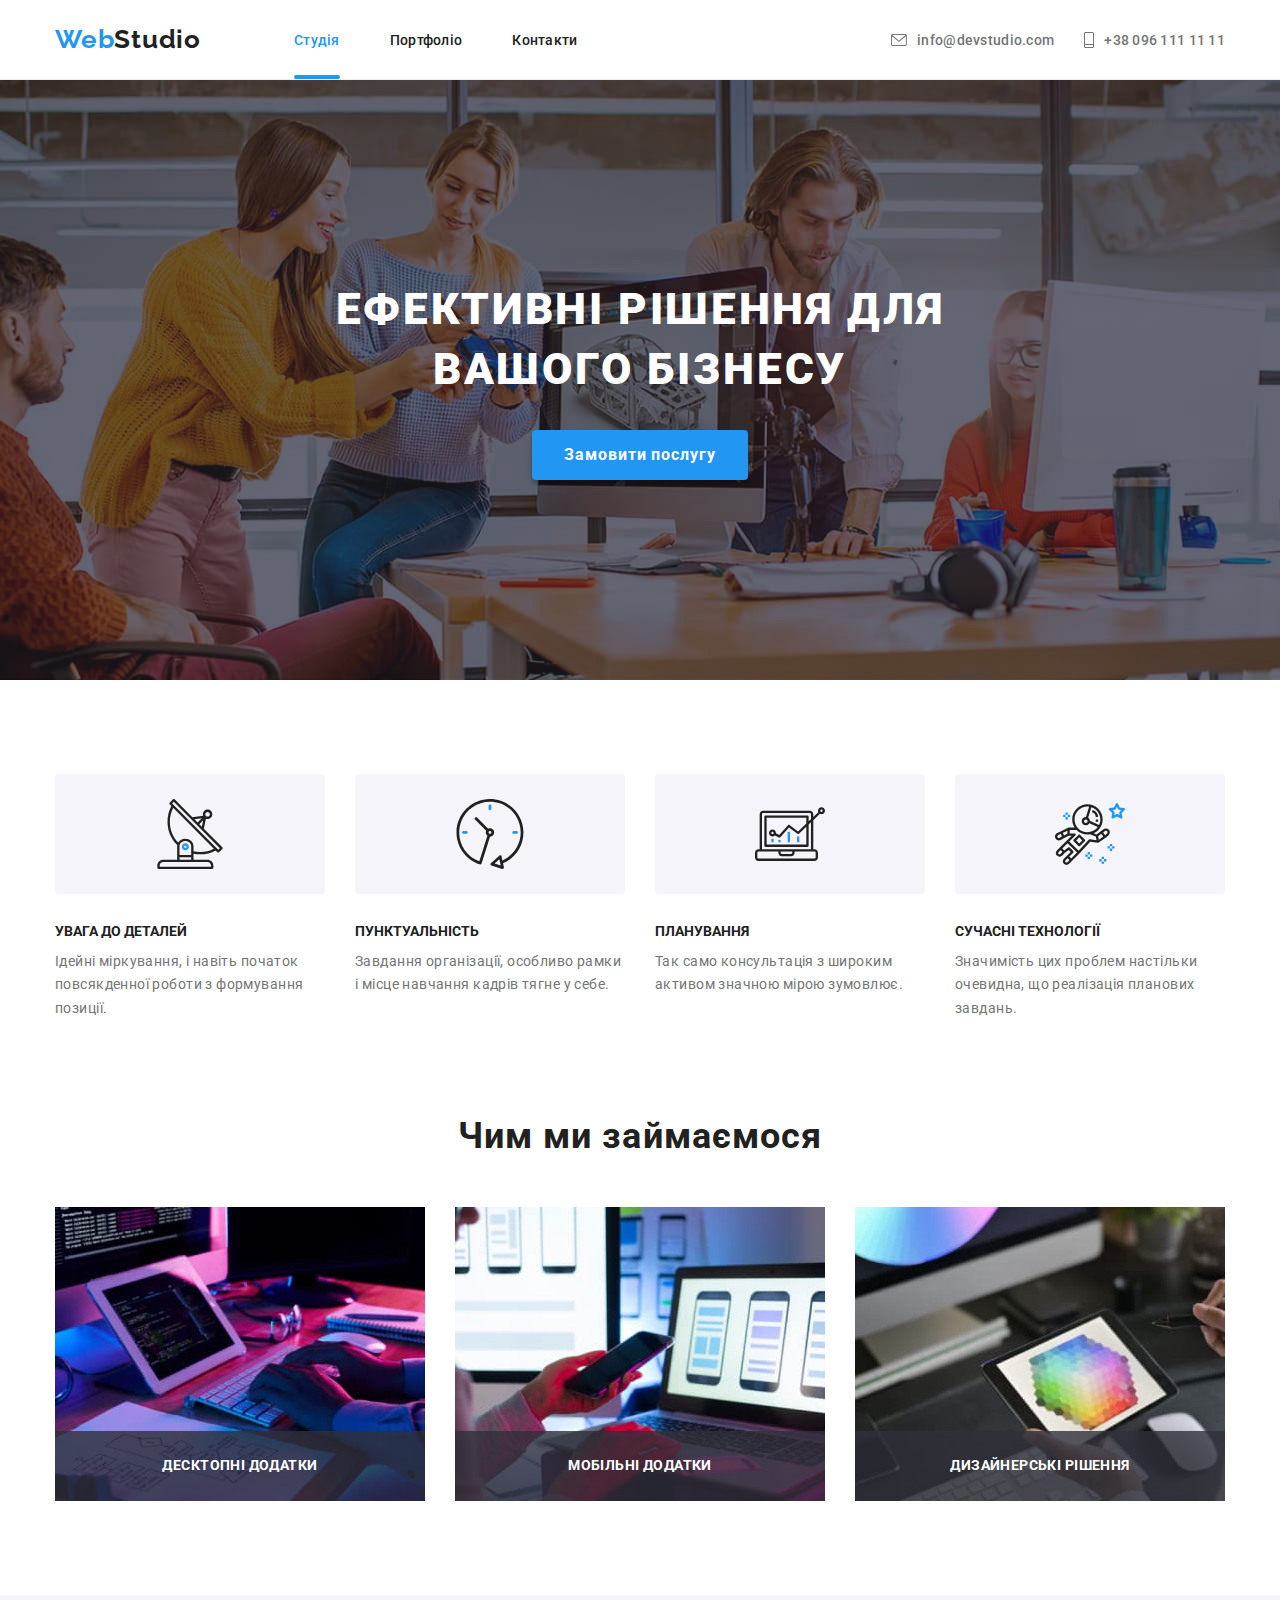
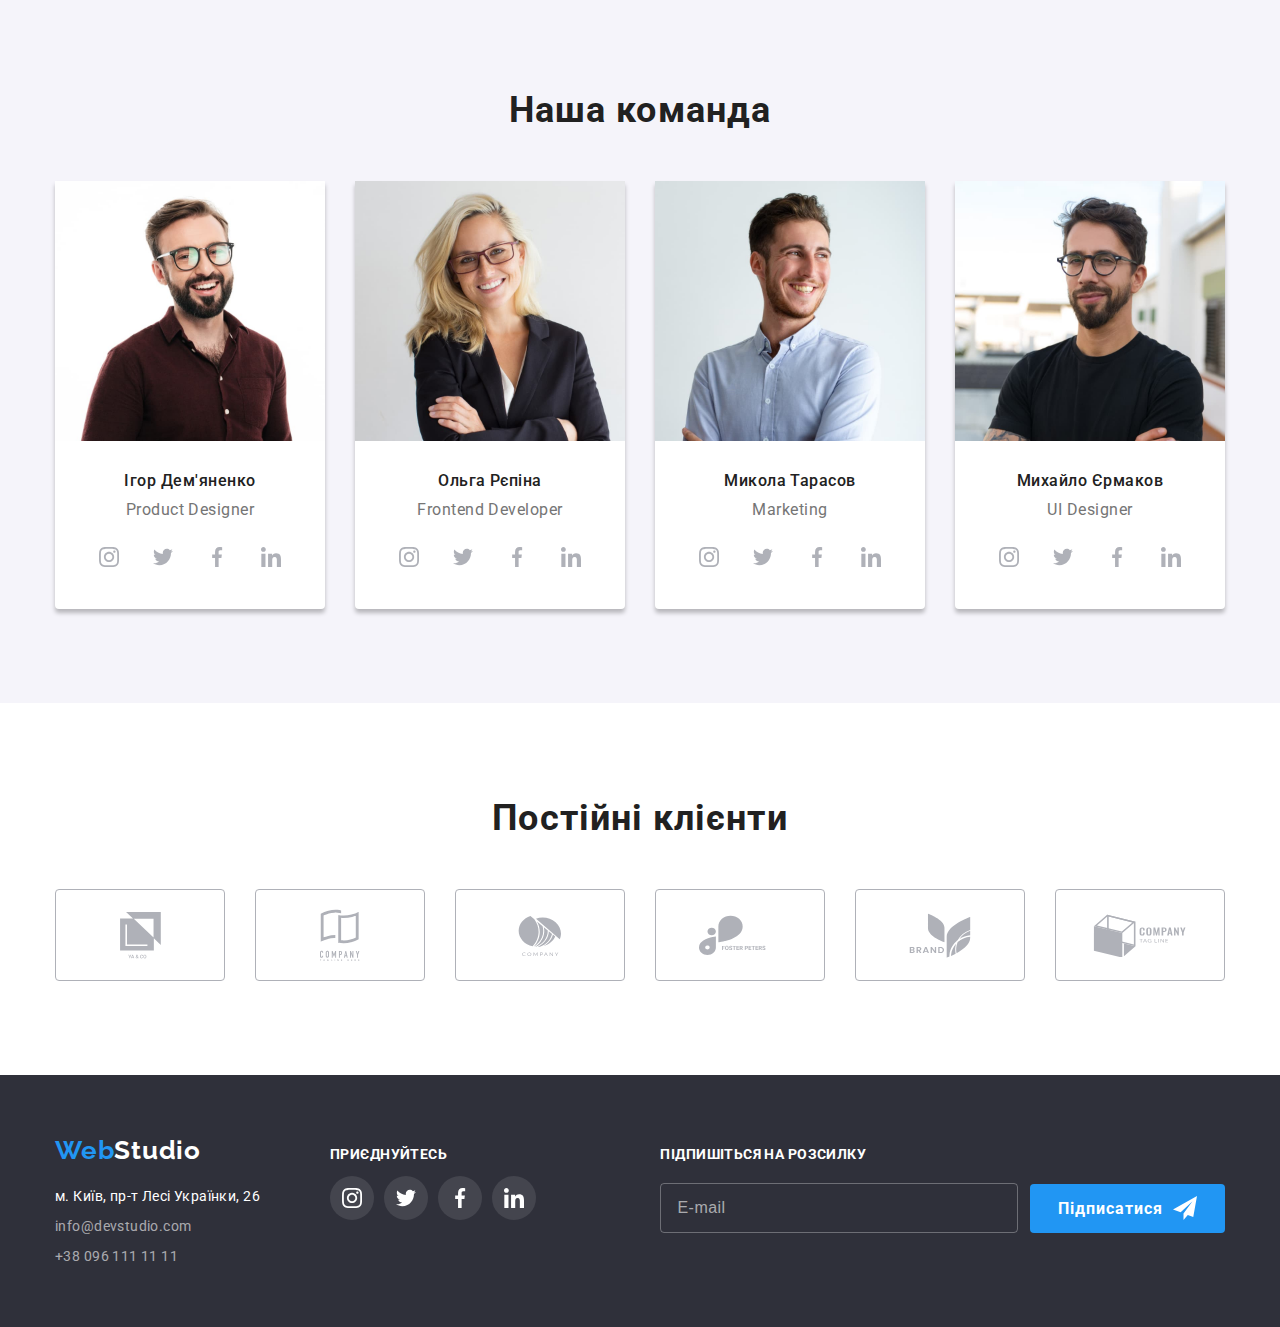
<file: index.html>
<!DOCTYPE html>
<html lang="uk">
<head>
    <meta charset="UTF-8">
    <meta http-equiv="X-UA-Compatible" content="IE=edge">
    <meta name="viewport" content="width=device-width, initial-scale=1.0">
    <title>HomeWork2 Vasylenko Maksym</title>
    <link rel="preconnect" href="https://fonts.googleapis.com">
    <link rel="preconnect" href="https://fonts.gstatic.com" crossorigin>
    <link href="https://fonts.googleapis.com/css2?family=Raleway:wght@700&family=Roboto:wght@400;500;700;900&display=swap" rel="stylesheet">

    <link rel="stylesheet" href="https://cdnjs.cloudflare.com/ajax/libs/modern-normalize/1.1.0/modern-normalize.min.css" integrity="sha512-wpPYUAdjBVSE4KJnH1VR1HeZfpl1ub8YT/NKx4PuQ5NmX2tKuGu6U/JRp5y+Y8XG2tV+wKQpNHVUX03MfMFn9Q==" crossorigin="anonymous" referrerpolicy="no-referrer" /> 

    <link rel="stylesheet" href="./css/styles.css">
</head>

<body class="body-studio">
    <!--header-->
    <header class="page-head">
        <div class="container container__head">
          <nav class="site-nav">
            <a class="logo site-nav__logo" href="./index.html" lang="en"> <span class="logo__web">Web</span>Studio</a>
            <ul class="menu-list">
                <li class="menu-list__item"><a class="menu-list__link menu-list__link--current" href="./index.html">Студія</a></li>    
                <li class="menu-list__item"><a class="menu-list__link" href="./portfolio.html">Портфоліо</a></li>
                <li class="menu-list__item"><a class="menu-list__link" href="./contacts.html">Контакти</a></li>
            </ul>
          </nav>
            <ul class="contacts-list">
                <li class="contacts-list__item">
                 <a class="contacts-list__link" href="mailto:info@devstudio.com"> <svg class="contacts-list__svg" width="16" height="12">
                    <use href="./images/icons.svg.svg#icon-mail"> </use>
                </svg> info@devstudio.com</a>
                    
                </li>
                <li class="contacts-list__item">
                    
                    <a class="contacts-list__link" href="tel:+380961111111"><svg class="contacts-list__svg" width="10" height="16">
                        <use href="./images/icons.svg.svg#icon-phone"> </use>
                    </svg>+38 096 111 11 11</a></li>
          </ul>
        </div>
    </header>
    
    <main>
        <!--banner-->
        
        <section class="banner">
            <h1 class="banner-title">Ефективні рішення для вашого бізнесу</h1>
            <button data-modal-open type="button" class="banner-btn"> Замовити послугу </button>
        </section>

        
        

        <!--speciality-->
        <section class="speciality">
           <div class="container">
             <h2 class="speciality-title visually-hidden">Особливості</h2>
            <ul class="speciality-list">
                <li class="speciality-item">
                    <div class="icon-special"><svg width="70" height="70">
                        <use href="./images/icons.svg.svg#icon-antenna"></use>
                    </svg></div>
                    <h3 class="list-title icon-antenna">УВАГА ДО ДЕТАЛЕЙ</h3>
                    <p class="list-text">Ідейні міркування, і навіть початок повсякденної роботи з формування позиції.</p>
                </li>

                <li class="speciality-item">
                    <div class="icon-special"><svg width="70" height="70">
                        <use href="./images/icons.svg.svg#icon-clock"></use>
                    </svg></div>
                    <h3 class="list-title icon-clock">ПУНКТУАЛЬНІСТЬ</h3>
                    <p class="list-text">Завдання організації, особливо рамки і місце навчання кадрів тягне у себе.</p>
                </li>

                <li class="speciality-item">
                    <div class="icon-special"><svg width="70" height="70">
                        <use href="./images/icons.svg.svg#icon-diagram"></use>
                    </svg></div>
                    <h3 class="list-title icon-diagram">ПЛАНУВАННЯ</h3>
                    <p class="list-text">Так само консультація з широким активом значною мірою зумовлює.</p>
                </li>

                <li class="speciality-item">
                    <div class="icon-special"><svg width="70" height="70">
                        <use href="./images/icons.svg.svg#icon-astronaut"></use>
                    </svg></div>
                    <h3 class="list-title icon-astronaut">СУЧАСНІ ТЕХНОЛОГІЇ</h3>
                    <p class="list-text">Значимість цих проблем настільки очевидна, що реалізація планових завдань.</p>
                </li>

            </ul>
           </div>
        </section>

        <!--activity-->
        <section class="activity">
            <div class="container">
                <h2 class="activity-title">Чим ми займаємося</h2>
            <ul class="activity list">
                <li class="activiti-item"> <div class="box-img">
                    <img src="./images/box1.jpg" alt="Робочий Стіл" width="370" height="294">
                        <p class="box-title">Десктопні додатки</p>
                    </div>
                </li>
                <li class="activiti-item"> <div class="box-img">
                    <img src="./images/box2.jpg" alt="Робочий Стіл" width="370" height="294">
                    <p class="box-title">Мобільні додатки</p>
                    </div>
                </li>
                <li class="activiti-item"> <div class="box-img">
                    <img src="./images/box3.jpg" alt="Робочий Стіл" width="370" height="294">
                    <p class="box-title">Дизайнерські рішення</p>
                 </div>
                </li>

            </ul>
            </div>

        </section>

        <!--team-->
        <section class="team">
            <div class="container">  
              <h2 class="team-title">Наша команда  </h2>
               <ul class="list">
                <li class="team-item">
                    <img src="./images/img1.jpg" alt="Чоловік в окулярах" width="270" height="260">
                    <div class="team-content"><h3 class="title">Ігор Дем'яненко</h3>
                        <p class="text">Product Designer</p></div>
                     <ul class="icons-team-box">
                        <li class="icons-team"><a href="https://www.instagram.com/" target="_blank" class="link-icon"> <svg class="icon" width="20" height="20"><use href="./images/icons.svg.svg#icon-instagram"> </use> 
                        </svg></a></li>
                       <li class="icons-team"><a href="" class="link-icon"><svg class="icon" width="20" height="20"> <use href="./images/icons.svg.svg#icon-twitter"> </use> 
                        </svg></a></li>
                        <li class="icons-team"><a href="" class="link-icon"><svg class="icon" width="20" height="20"> <use href="./images/icons.svg.svg#icon-facebook"> </use> 
                        </svg></a></li>
                        <li class="icons-team"><a href="" class="link-icon"><svg class="icon" width="20" height="20" > <use href="./images/icons.svg.svg#icon-linkedin"> </use> 
                        </svg></a></li>
                    </ul> 
                </li>

                <li class="team-item">
                    <img src="./images/img2.jpg" alt="Жінка в окулярах" width="270" height="260">
                    <div class="team-content"><h3 class="title">Ольга Рєпіна</h3>
                        <p class="text">Frontend Developer</p></div>
                        <ul class="icons-team-box">
                            <li class="icons-team"><a href="" class="link-icon"> <svg class="icon" width="20" height="20"><use href="./images/icons.svg.svg#icon-instagram"> </use> 
                            </svg></a></li>
                           <li class="icons-team"><a href="" class="link-icon"><svg class="icon" width="20" height="20"> <use href="./images/icons.svg.svg#icon-twitter"> </use> 
                            </svg></a></li>
                            <li class="icons-team"><a href="" class="link-icon"><svg class="icon" width="20" height="20"> <use href="./images/icons.svg.svg#icon-facebook"> </use> 
                            </svg></a></li>
                            <li class="icons-team"><a href="" class="link-icon"><svg class="icon" width="20" height="20" > <use href="./images/icons.svg.svg#icon-linkedin"> </use> 
                            </svg></a></li>
                        </ul> 
                </li>

                <li class="team-item">
                    <img src="./images/img3.jpg" alt="Чоловік в білій сорочці" width="270" height="260">
                    <div class="team-content"><h3 class="title">Микола Тарасов</h3>
                        <p class="text">Marketing</p></div>
                        <ul class="icons-team-box">
                            <li class="icons-team"><a href="" class="link-icon"> <svg class="icon" width="20" height="20"><use href="./images/icons.svg.svg#icon-instagram"> </use> 
                            </svg></a></li>
                           <li class="icons-team"><a href="" class="link-icon"><svg class="icon" width="20" height="20"> <use href="./images/icons.svg.svg#icon-twitter"> </use> 
                            </svg></a></li>
                            <li class="icons-team"><a href="" class="link-icon"><svg class="icon" width="20" height="20"> <use href="./images/icons.svg.svg#icon-facebook"> </use> 
                            </svg></a></li>
                            <li class="icons-team"><a href="" class="link-icon"><svg class="icon" width="20" height="20" > <use href="./images/icons.svg.svg#icon-linkedin"> </use> 
                            </svg></a></li>
                        </ul> 
                </li>

                <li class="team-item">
                    <img src="./images/img4.jpg" alt="Хлопець в окулярах" width="270" height="260">
                    <div class="team-content"><h3 class="title">Михайло Єрмаков</h3>
                        <p class="text">UI Designer</p></div>
                        <ul class="icons-team-box">
                            <li class="icons-team"><a href="" class="link-icon"> <svg class="icon" width="20" height="20"><use href="./images/icons.svg.svg#icon-instagram"> </use> 
                            </svg></a></li>
                           <li class="icons-team"><a href="" class="link-icon"><svg class="icon" width="20" height="20"> <use href="./images/icons.svg.svg#icon-twitter"> </use> 
                            </svg></a></li>
                            <li class="icons-team"><a href="" class="link-icon"><svg class="icon" width="20" height="20"> <use href="./images/icons.svg.svg#icon-facebook"> </use> 
                            </svg></a></li>
                            <li class="icons-team"><a href="" class="link-icon"><svg class="icon" width="20" height="20" > <use href="./images/icons.svg.svg#icon-linkedin"> </use> 
                            </svg></a></li>
                        </ul> 
                </li>

               </ul>
            </div>
        </section>

         <!--customers-->

        <section class="customer">
         <div class="container">
         <h2 class="customer-title">Постійні    клієнти</h2>
         <ul class="list-customer">
            <li class="item-customer"> <a class="link-icon-logo" href=""> <svg class="icon-logo" width="41" height="46.7"><use href="./images/icons.svg.svg#icon-group" ></use></svg> </a> </li>
            <li class="item-customer"><a class="link-icon-logo" href=""><svg class="icon-logo" width="40" height="52.7"><use href="./images/icons.svg.svg#icon-group1"></use></svg></a></li>
            <li class="item-customer"><a class="link-icon-logo" href=""><svg class="icon-logo" width="43.46" height="41.48"><use href="./images/icons.svg.svg#icon-group2"></use></svg></a></li>
            <li class="item-customer"><a class="link-icon-logo" href=""><svg class="icon-logo" width="84.44" height="40.62"><use href="./images/icons.svg.svg#icon-group3"></use></svg></a></li>
            <li class="item-customer"><a class="link-icon-logo" href=""><svg class="icon-logo" width="62.54" height="45.43"><use href="./images/icons.svg.svg#icon-group4"></use></svg></a></li>
            <li class="item-customer"><a class="link-icon-logo" href=""><svg class="icon-logo" width="93.79" height="43.93"><use href="./images/icons.svg.svg#icon-group5"></use></svg></a></li>
         </ul> 
         </div>
        </section>
    </main> 

    <!--footer-->
    <footer class="footer">
        <div class="container">
            <div class="left-side">
                <a class="logo-footer" href="./index.html"><span class="web">Web</span>Studio</a>
                
           <address class="address-footer" style="font-style:normal;"> 
            <ul class="address list">
            <li class="list-item"><a class="item address" href="https://goo.gl/maps/osiyzPxrACB18xaJ9" target="_blank" rel="noopener noreferrer nofollower" title="Фізична адреса">м. Київ, пр-т Лесі Українки, 26 </a> </li>
            <li class="list-item"><a class="item mail" href="info@devstudio.com">info@devstudio.com</a></li>
            <li class="list-item"><a class="item tel" href="+380961111111">+38 096 111 11 11</a></li>
            </ul>
           </address></div>
            
            <div class="right-side">
                <h3 class="footer-titel">приєднуйтесь</h3> 
                <ul class="list-icon">
                    <li class="icon-footer"> <a class="link-icon-footer" href=""> <svg class="icon" width="20" height="20"><use href="./images/icons.svg.svg#icon-instagram"> </use> 
                    </svg> </a> </li>
                    <li class="icon-footer"><a class="link-icon-footer" href=""><svg class="icon" width="20" height="20"> <use href="./images/icons.svg.svg#icon-twitter"> </use> 
                    </svg></a></li>
                    <li class="icon-footer"><a class="link-icon-footer" href=""><svg class="icon" width="20" height="20"> <use href="./images/icons.svg.svg#icon-facebook"> </use> 
                    </svg></a></li>
                    <li class="icon-footer"><a class="link-icon-footer" href=""><svg class="icon" width="20" height="20" > <use href="./images/icons.svg.svg#icon-linkedin"> </use> 
                    </svg></a></li>
                </ul>


            </div>

            <form class="subscript" name="subscription" autocomplete="on" novalidate> 
                
                <label  for="subscription"> Підпишіться на розсилку
                <input type="email" name="mail" placeholder="E-mail" id="subscription">
                </label>
                <button class="btn" type="submit"> Підписатися <svg class="icon-send" width="24" height="24">
                  <use href="./images/icons.svg.svg#icon-send"></use>
                </svg> </button>



            </form>


        </div>
    </footer>

     <!--Modal-->

    <div class="backdrop is-hidden" data-modal> 
        <div class="modal">
        <button class="btn" type="button" data-modal-close>
            <svg class="icon-vector" width="11" height="11">
                <use href="./images/icons.svg.svg#icon-vector" ></use>
            </svg>
        </button>
        <form class="modal-form" name="lead_form" autocomplete="on" novalidate>
            <span class="form-title">Залиште свої дані, ми вам передзвонимо</span>
            <label class="data" for="name"> Ім'я </label>

            <div class="input-box">
            <input class="input-data" type="text" name="name" id="name" placeholder=" ">

            <svg class="icon person" width="18" height="18">
              <use href="./images/icons.svg.svg#icon-person"></use>
            </svg></div>
            
            
            <label class="data" for="tel"> Телефон </label>
            <div class="input-box">
            <input class="input-data" type="tel" name="tel" id="tel" placeholder=" ">

            <svg class="icon handset" width="18" height="18">
              <use href="./images/icons.svg.svg#icon-handset"></use>
            </svg></div>
            
           
            <label class="data" for="mail"> Пошта </label>
             <div class="input-box">
            <input class="input-data" type="email" name="mail" id="mail" placeholder=" ">

            <svg class="icon mail-black" width="18" height="18">
              <use href="./images/icons.svg.svg#icon-mail-black"></use>
            </svg></div>
            
            <label class="data" for="comment"> Коментар </label>
            <textarea name="comment" id="comment" rows="5" placeholder="Введіть текст"></textarea>

        
            <div class="checkbox">
            <input type="checkbox" name="checkbox" id="checkbox" value="check">
            <span class="icon-check"></span>

            <label for="checkbox"> 
            Погоджуюся з розсилкою та приймаю <a href="">Умови договору</a> </label>
         </div>
            <button class="modal-btn" type="submit"> Відправити </button>
                
        </form>


     </div> 
     </div>


     <script src="./js/modal.js"></script>


</body>


</html>
</file>
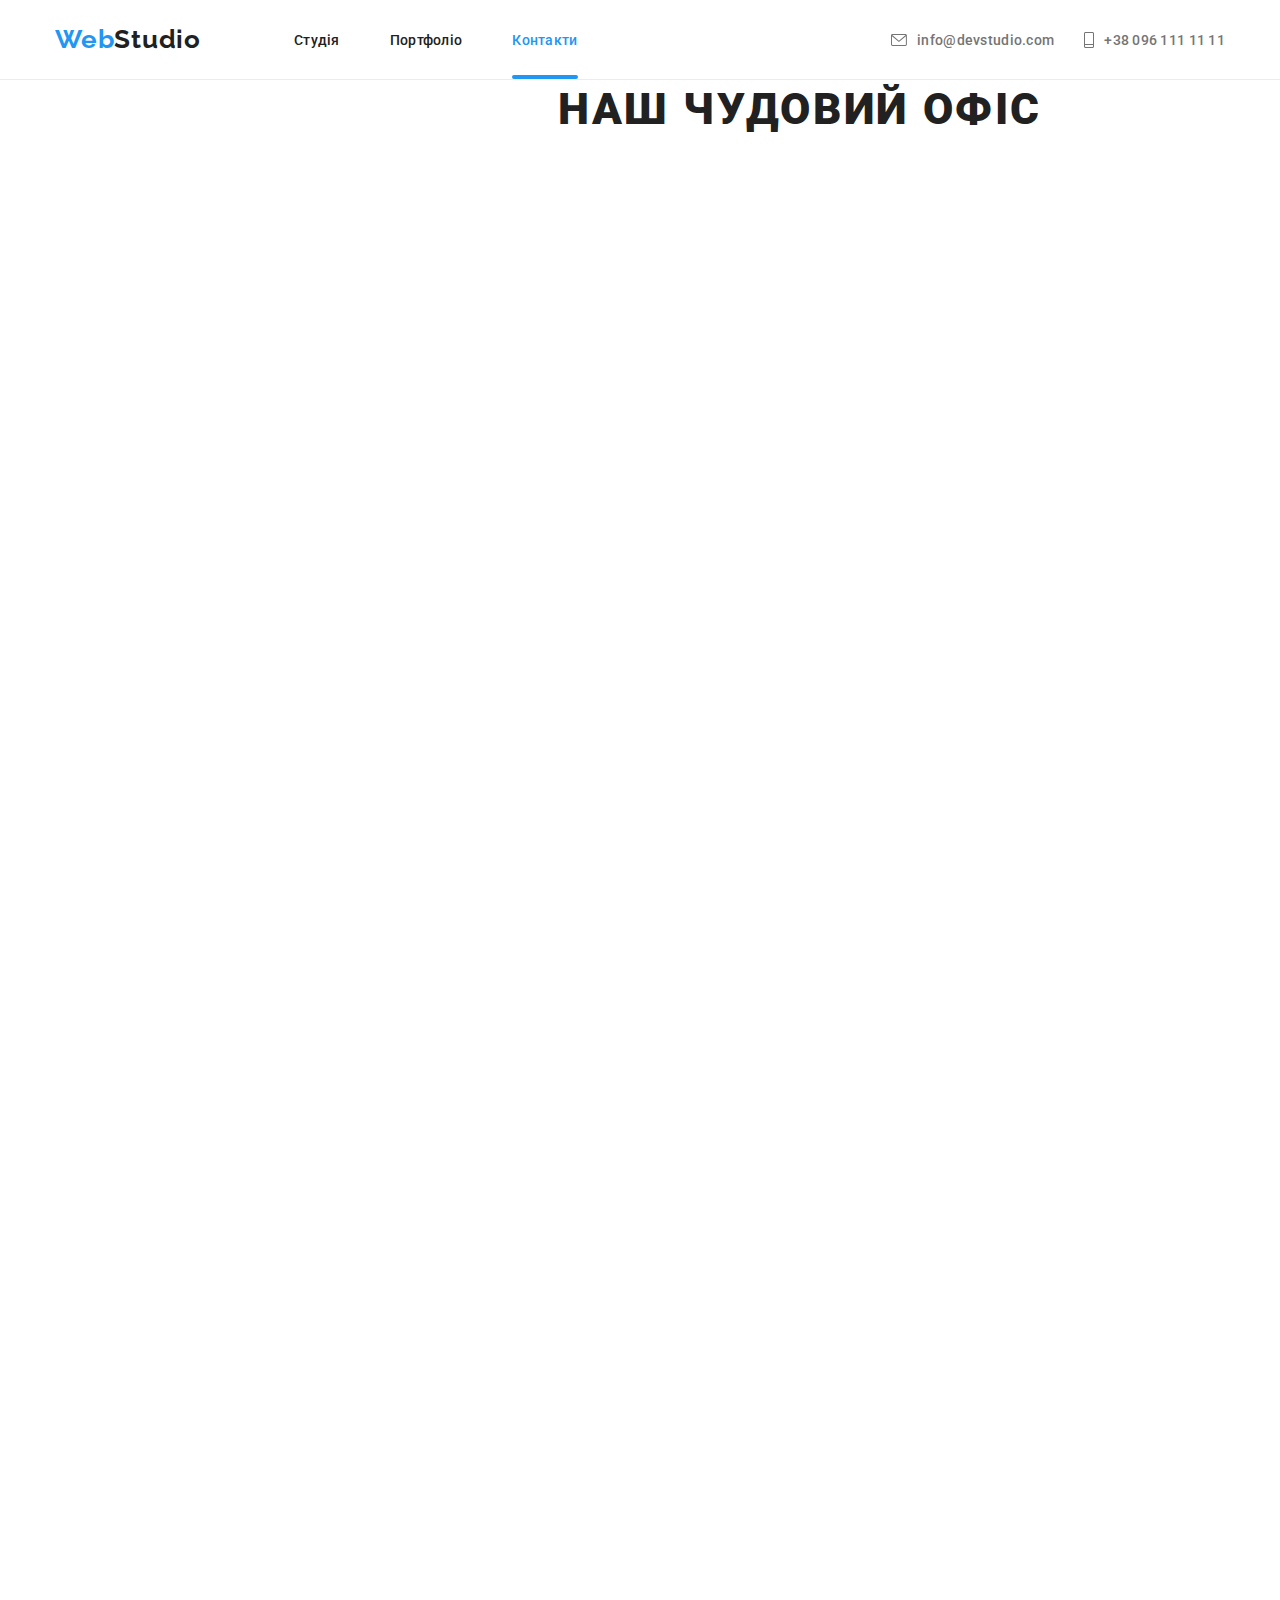
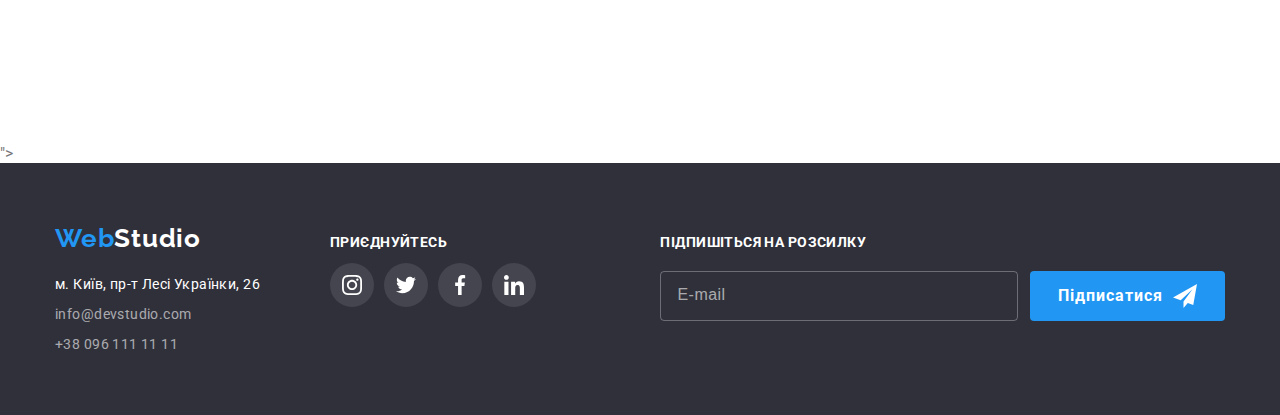
<file: contacts.html>
<!DOCTYPE html>
<html lang="uk">
    <head>
        <meta charset="UTF-8">
        <meta http-equiv="X-UA-Compatible" content="IE=edge">
        <meta name="viewport" content="width=device-width, initial-scale=1.0">
        <title>HomeWork2 Vasylenko Maksym</title>
        <link rel="preconnect" href="https://fonts.googleapis.com">
        <link rel="preconnect" href="https://fonts.gstatic.com" crossorigin>
        <link href="https://fonts.googleapis.com/css2?family=Raleway:wght@700&family=Roboto:wght@400;500;700;900&display=swap" rel="stylesheet">
      <!--Modern normalize-->
        <link rel="stylesheet" href="https://cdnjs.cloudflare.com/ajax/libs/modern-normalize/1.1.0/modern-normalize.min.css" integrity="sha512-wpPYUAdjBVSE4KJnH1VR1HeZfpl1ub8YT/NKx4PuQ5NmX2tKuGu6U/JRp5y+Y8XG2tV+wKQpNHVUX03MfMFn9Q==" crossorigin="anonymous" referrerpolicy="no-referrer" /> 
    
        <link rel="stylesheet" href="./css/styles.css">
    </head>

<body class="body-contacts">
<!--header-->
<header class="page-head">
        <div class="container container__head">
          <nav class="site-nav">
            <a class="logo site-nav__logo" href="./index.html" lang="en"> <span class="logo__web">Web</span>Studio</a>
            <ul class="menu-list">
                <li class="menu-list__item"><a class="menu-list__link" href="./index.html">Студія</a></li>    
                <li class="menu-list__item"><a class="menu-list__link" href="./portfolio.html">Портфоліо</a></li>
                <li class="menu-list__item"><a class="menu-list__link menu-list__link--current" href="./contacts.html">Контакти</a></li>
            </ul>
          </nav>
            <ul class="contacts-list">
                <li class="contacts-list__item">
                 <a class="contacts-list__link" href="mailto:info@devstudio.com"> <svg class="contacts-list__svg" width="16" height="12">
                    <use href="./images/icons.svg.svg#icon-mail"> </use>
                </svg> info@devstudio.com</a>
                    
                </li>
                <li class="contacts-list__item">
                    
                    <a class="contacts-list__link" href="tel:+380961111111"><svg class="contacts-list__svg" width="10" height="16">
                        <use href="./images/icons.svg.svg#icon-phone"> </use>
                    </svg>+38 096 111 11 11</a></li>
          </ul>
        </div>
    </header>
    

    <section class="contacts">
    <h1 class="contacts-title">Наш чудовий офіс</h1>
    <iframe src="https://www.google.com/maps/embed?pb=!1m14!1m8!1m3!1d10167.220920235992!2d30.5387301!3d50.4261004!3m2!1i1024!2i768!4f13.1!3m3!1m2!1s0x40d4cf0e033ecbe9%3A0x57a4dffefec77da0!2z0LHRg9C70YzQstCw0YAg0JvQtdGB0ZYg0KPQutGA0LDRl9C90LrQuCwgMjYsINCa0LjRl9CyLCAwMjAwMA!5e0!3m2!1suk!2sua!4v1665917688046!5m2!1suk!2sua" width="1600" height="1600" style="border:0;" allowfullscreen="" loading="lazy" referrerpolicy="no-referrer-when-downgrade"></iframe>">
    </section>
<!--footer-->
<footer class="footer">
    <div class="container">
        <div class="left-side">
            <a class="logo-footer" href="./index.html"><span class="web">Web</span>Studio</a>
            
       <address class="address-footer" style="font-style:normal;"> 
        <ul class="address list">
        <li class="list-item"><a class="item address" href="https://goo.gl/maps/osiyzPxrACB18xaJ9" target="_blank" rel="noopener noreferrer nofollower" title="Фізична адреса">м. Київ, пр-т Лесі Українки, 26 </a> </li>
        <li class="list-item"><a class="item mail" href="info@devstudio.com">info@devstudio.com</a></li>
        <li class="list-item"><a class="item tel" href="+380961111111">+38 096 111 11 11</a></li>
        </ul>
       </address></div>
        
        <div class="right-side">
            <h3 class="footer-titel">приєднуйтесь</h3> 
            <ul class="list-icon">
                <li class="icon-footer"> <a class="link-icon-footer" href=""> <svg class="icon" width="20" height="20"><use href="./images/icons.svg.svg#icon-instagram"> </use> 
                </svg> </a> </li>
                <li class="icon-footer"><a class="link-icon-footer" href=""><svg class="icon" width="20" height="20"> <use href="./images/icons.svg.svg#icon-twitter"> </use> 
                </svg></a></li>
                <li class="icon-footer"><a class="link-icon-footer" href=""><svg class="icon" width="20" height="20"> <use href="./images/icons.svg.svg#icon-facebook"> </use> 
                </svg></a></li>
                <li class="icon-footer"><a class="link-icon-footer" href=""><svg class="icon" width="20" height="20" > <use href="./images/icons.svg.svg#icon-linkedin"> </use> 
                </svg></a></li>
            </ul>





        </div>

             <form class="subscript" name="subscription" autocomplete="on" novalidate> 
                
                <label  for="subscription"> Підпишіться на розсилку
                <input type="email" name="mail" placeholder="E-mail" id="subscription">
                </label>
                <button class="btn" type="submit"> Підписатися <svg class="icon-send" width="24" height="24">
                  <use href="./images/icons.svg.svg#icon-send"></use>
                </svg> </button>



            </form>



    </div>
</footer>

</body>
</file>
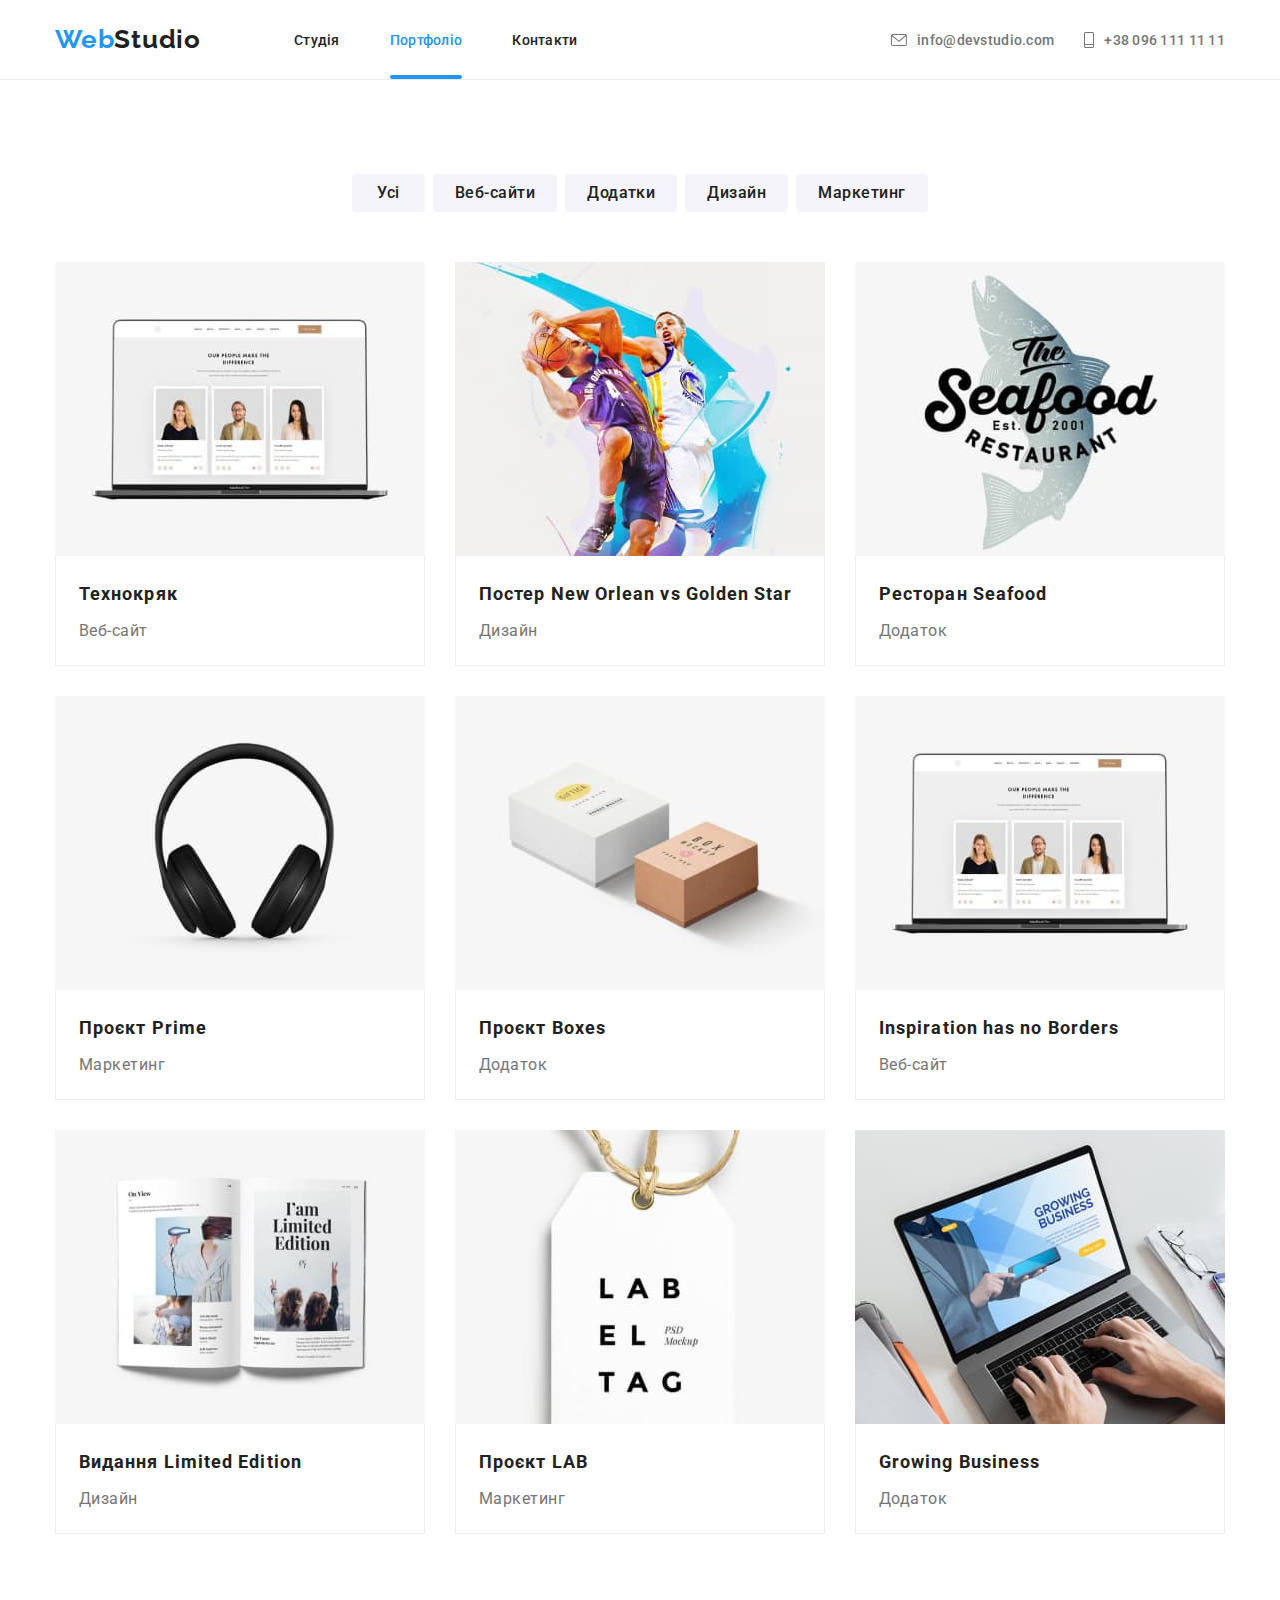
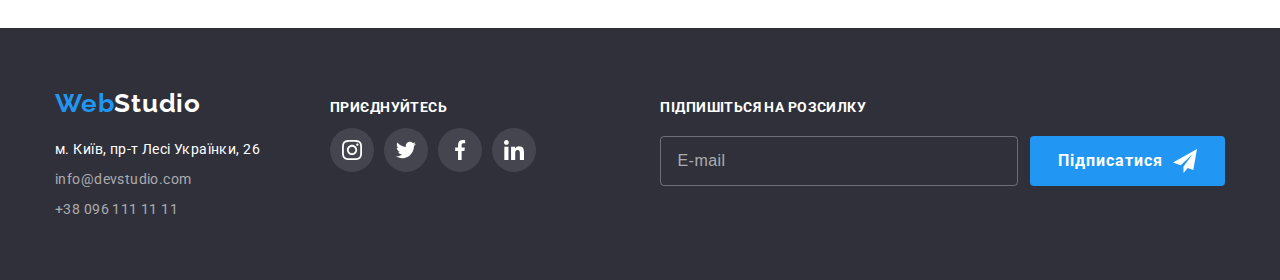
<file: portfolio.html>
<!DOCTYPE html>
<html lang="uk">
  <head>
    <meta charset="UTF-8">
    <meta http-equiv="X-UA-Compatible" content="IE=edge">
    <meta name="viewport" content="width=device-width, initial-scale=1.0">
    <title>HomeWork2 Vasylenko Maksym</title>
    <link rel="preconnect" href="https://fonts.googleapis.com">
    <link rel="preconnect" href="https://fonts.gstatic.com" crossorigin>
    <link href="https://fonts.googleapis.com/css2?family=Raleway:wght@700&family=Roboto:wght@400;500;700;900&display=swap" rel="stylesheet">

    <link rel="stylesheet" href="https://cdnjs.cloudflare.com/ajax/libs/modern-normalize/1.1.0/modern-normalize.min.css" integrity="sha512-wpPYUAdjBVSE4KJnH1VR1HeZfpl1ub8YT/NKx4PuQ5NmX2tKuGu6U/JRp5y+Y8XG2tV+wKQpNHVUX03MfMFn9Q==" crossorigin="anonymous" referrerpolicy="no-referrer" /> 

    <link rel="stylesheet" href="./css/styles.css">
</head>

<body class="body-portfolio">
 <!--header-->
 <header class="page-head">
        <div class="container container__head">
          <nav class="site-nav">
            <a class="logo site-nav__logo" href="./index.html" lang="en"> <span class="logo__web">Web</span>Studio</a>
            <ul class="menu-list">
                <li class="menu-list__item"><a class="menu-list__link" href="./index.html">Студія</a></li>    
                <li class="menu-list__item"><a class="menu-list__link menu-list__link--current" href="./portfolio.html">Портфоліо</a></li>
                <li class="menu-list__item"><a class="menu-list__link" href="./contacts.html">Контакти</a></li>
            </ul>
          </nav>
            <ul class="contacts-list">
                <li class="contacts-list__item">
                 <a class="contacts-list__link" href="mailto:info@devstudio.com"> <svg class="contacts-list__svg" width="16" height="12">
                    <use href="./images/icons.svg.svg#icon-mail"> </use>
                </svg> info@devstudio.com</a>
                    
                </li>
                <li class="contacts-list__item">
                    
                    <a class="contacts-list__link" href="tel:+380961111111"><svg class="contacts-list__svg" width="10" height="16">
                        <use href="./images/icons.svg.svg#icon-phone"> </use>
                    </svg>+38 096 111 11 11</a></li>
          </ul>
        </div>
    </header>
    

    <main class="main-portfolio">
        <section class="section-portfolio">

         <div class="container">
            <h1 class="visually-hidden">Портфоліо</h1>
          <ul class="portfolio-menu list">
         <li class="item-button"><button class="item all" type="button">Усі</button></li>
         <li class="item-button"><button class="item" type="button">Веб-сайти</button></li>
         <li class="item-button"><button class="item" type="button">Додатки</button></li>
         <li class="item-button"><button class="item" type="button">Дизайн</button></li>
         <li class="item-button"><button class="item" type="button">Маркетинг</button></li>
         </ul>
        
         <ul class="image-menu list">
            <li class="item"> <a class="link-item-image" target="_blank" href="https://www.youtube.com/"> <div class="box-img"> <img src="./images/portfolio/screen.jpg" alt="portfolio" class="image" width="370" height="294"> 
              <div class="box-text"><p class="text">Ресурс пропонує комплексні пропозиції з різним рівнем функціоналу та сервісів. Все це дозволить відвідувачу отримати вичерпні відомості про компанію чи приватну особу.</p></div></div>
           
             

            <div class="image-content">
              <h2 class="title-image">Технокряк</h2> <p class="text">Веб-сайт</p></div> </a> </li>
            
            <li class="item"><a class="link-item-image" href="https://www.youtube.com/" target="_blank"><div class="box-img">  <img src="./images/portfolio/basketball.jpg" alt="basketball" class="image" width="370" height="294"> <div class="box-text"><p class="text">Ресурс пропонує комплексні пропозиції з різним рівнем функціоналу та сервісів. Все це дозволить відвідувачу отримати вичерпні відомості про компанію чи приватну особу.</p></div></div>

              
            <div class="image-content"><h2 class="title-image">Постер New Orlean vs Golden Star</h2>
            <p class="text">Дизайн</p></div></a></li>
            
            <li class="item"><a class="link-item-image" href=""><div class="box-img"><img src="./images/portfolio/seafood.jpg" alt="seafood" class="image" width="370" height="294"><div class="box-text"><p class="text">Ресурс пропонує комплексні пропозиції з різним рівнем функціоналу та сервісів. Все це дозволить відвідувачу отримати вичерпні відомості про компанію чи приватну особу.</p></div></div>
            <div class="image-content"><h2 class="title-image">Ресторан Seafood</h2>
              <p class="text">Додаток</p></div></a></li>

            <li class="item"><a class="link-item-image" href=""><div class="box-img"><img src="./images/portfolio/earphones.jpg" alt="earphones" class="image" width="370" height="294"><div class="box-text"><p class="text">Ресурс пропонує комплексні пропозиції з різним рівнем функціоналу та сервісів. Все це дозволить відвідувачу отримати вичерпні відомості про компанію чи приватну особу.</p></div></div>
            <div class="image-content"><h2 class="title-image">Проєкт Prime</h2>
              <p class="text">Маркетинг</p></div></a></li>

            <li class="item"><a class="link-item-image" href=""><div class="box-img"><img src="./images/portfolio/box.jpg" alt="box" class="image" width="370" height="294"><div class="box-text"><p class="text">Ресурс пропонує комплексні пропозиції з різним рівнем функціоналу та сервісів. Все це дозволить відвідувачу отримати вичерпні відомості про компанію чи приватну особу.</p></div></div>
            <div class="image-content"><h2 class="title-image">Проєкт Boxes</h2>
              <p class="text">Додаток</p></div></a></li>

            <li class="item"><a class="link-item-image" href=""><div class="box-img"><img src="./images/portfolio/screen.jpg" alt="screen" class="image" width="370" height="294"><div class="box-text"><p class="text">Ресурс пропонує комплексні пропозиції з різним рівнем функціоналу та сервісів. Все це дозволить відвідувачу отримати вичерпні відомості про компанію чи приватну особу.</p></div></div>
            <div class="image-content"><h2 class="title-image">Inspiration has no Borders</h2>
              <p class="text">Веб-сайт</p></div></a></li>

            <li class="item"><a class="link-item-image" href=""><div class="box-img"><img src="./images/portfolio/journal.jpg" alt="journal" class="image" width="370" height="294"><div class="box-text"><p class="text">Ресурс пропонує комплексні пропозиції з різним рівнем функціоналу та сервісів. Все це дозволить відвідувачу отримати вичерпні відомості про компанію чи приватну особу.</p></div></div>
            <div class="image-content"><h2 class="title-image">Видання Limited Edition</h2>
              <p class="text">Дизайн</p></div></a></li>

            <li class="item"><a class="link-item-image" href=""><div class="box-img"><img src="./images/portfolio/label.jpg" alt="label" class="image" width="370" height="294"><div class="box-text"><p class="text">Ресурс пропонує комплексні пропозиції з різним рівнем функціоналу та сервісів. Все це дозволить відвідувачу отримати вичерпні відомості про компанію чи приватну особу.</p></div></div>
            <div class="image-content"><h2 class="title-image">Проєкт LAB</h2>
              <p class="text">Маркетинг</p></div></a></li>

            <li class="item"><a class="link-item-image" href=""><div class="box-img"><img src="./images/portfolio/laptop-hands.jpg" alt="laptop-hands" class="image" width="370" height="294"><div class="box-text"><p class="text">Ресурс пропонує комплексні пропозиції з різним рівнем функціоналу та сервісів. Все це дозволить відвідувачу отримати вичерпні відомості про компанію чи приватну особу.</p></div></div>
            <div class="image-content"><h2 class="title-image">Growing Business</h2>
              <p class="text">Додаток</p></div></a> </li>
          </ul>

         </div>

        </section>
    </main>
    

    <!--footer-->
    <footer class="footer">
      <div class="container">
          <div class="left-side">
              <a class="logo-footer" href="./index.html"><span class="web">Web</span>Studio</a>
              
         <address class="address-footer" style="font-style:normal;"> 
          <ul class="address list">
          <li class="list-item"><a class="item address" href="https://goo.gl/maps/osiyzPxrACB18xaJ9" target="_blank" rel="noopener noreferrer nofollower" title="Фізична адреса">м. Київ, пр-т Лесі Українки, 26 </a> </li>
          <li class="list-item"><a class="item mail" href="info@devstudio.com">info@devstudio.com</a></li>
          <li class="list-item"><a class="item tel" href="+380961111111">+38 096 111 11 11</a></li>
          </ul>
         </address></div>
          
          <div class="right-side">
              <h3 class="footer-titel">приєднуйтесь</h3> 
              <ul class="list-icon">
                  <li class="icon-footer"> <a class="link-icon-footer" href=""> <svg class="icon" width="20" height="20"><use href="./images/icons.svg.svg#icon-instagram"> </use> 
                  </svg> </a> </li>
                  <li class="icon-footer"><a class="link-icon-footer" href=""><svg class="icon" width="20" height="20"> <use href="./images/icons.svg.svg#icon-twitter"> </use> 
                  </svg></a></li>
                  <li class="icon-footer"><a class="link-icon-footer" href=""><svg class="icon" width="20" height="20"> <use href="./images/icons.svg.svg#icon-facebook"> </use> 
                  </svg></a></li>
                  <li class="icon-footer"><a class="link-icon-footer" href=""><svg class="icon" width="20" height="20" > <use href="./images/icons.svg.svg#icon-linkedin"> </use> 
                  </svg></a></li>
              </ul>





          </div>


        <form class="subscript" name="subscription" autocomplete="on" novalidate> 
                
                <label  for="subscription"> Підпишіться на розсилку
                <input type="email" name="mail" placeholder="E-mail" id="subscription">
                </label>
                <button class="btn" type="submit"> Підписатися <svg class="icon-send" width="24" height="24">
                  <use href="./images/icons.svg.svg#icon-send"></use>
                </svg> </button>



            </form>


      </div>
  </footer>

</body>
</file>
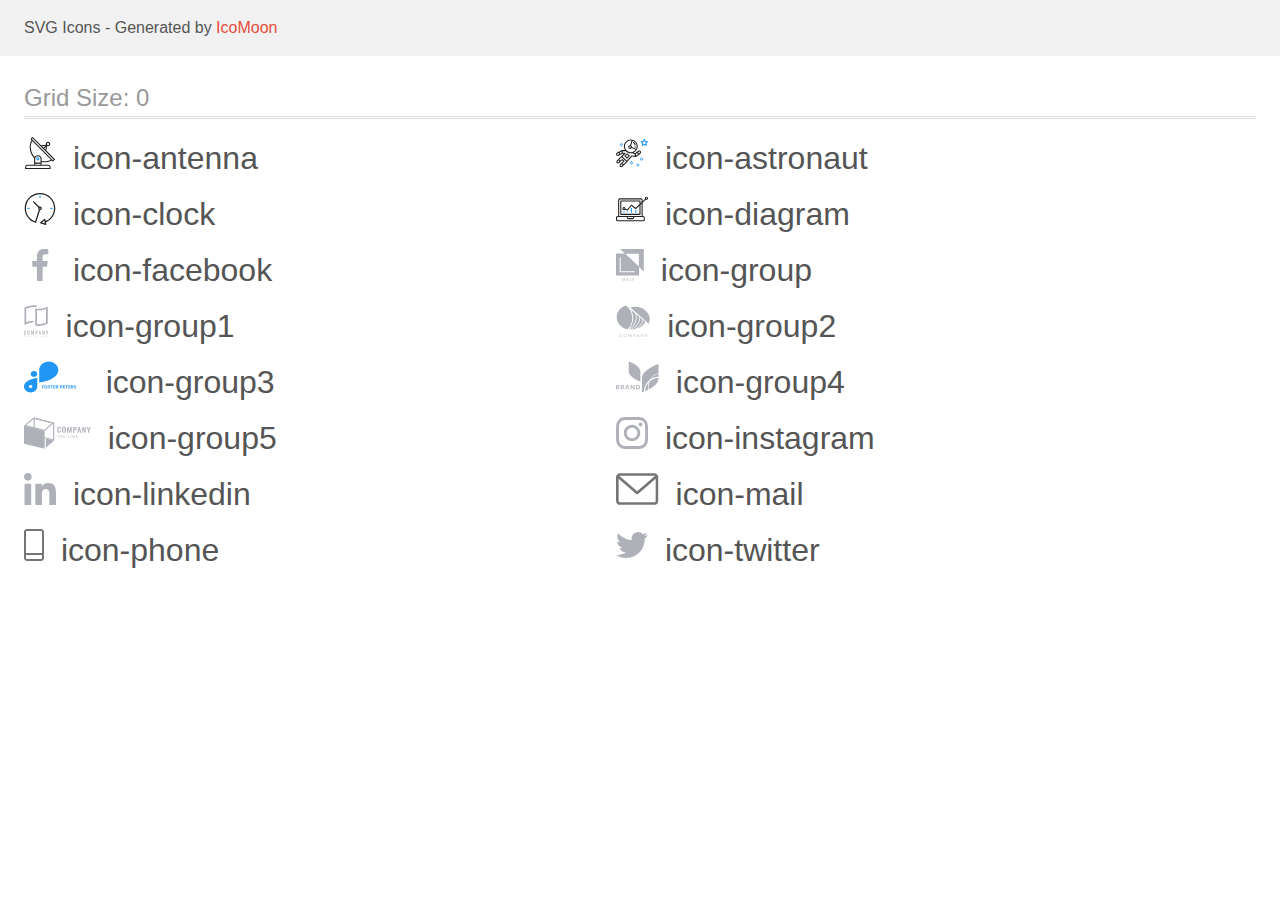
<file: images/SFG Files/demo.html>
<!doctype html>
<html>
<head>
    <title>IcoMoon - SVG Icons</title>
    <meta charset="utf-8">
    <meta name="viewport" content="width=device-width, initial-scale=1">
    <link rel="stylesheet" href="demo-files/demo.css">
    <link rel="stylesheet" href="style.css">
</head>
<body>
<svg aria-hidden="true" style="position: absolute; width: 0; height: 0; overflow: hidden;" version="1.1" xmlns="http://www.w3.org/2000/svg" xmlns:xlink="http://www.w3.org/1999/xlink">
<defs>
<symbol id="icon-antenna" viewBox="0 0 32 32">
<path fill="#212121" style="fill: var(--color1, #212121)" d="M30.773 22.098l-8.443-8.505 0.937-4.616c0.225 0.090 0.485 0.144 0.758 0.146h0.007c0.008 0 0.017 0 0.026 0 1.192 0 2.159-0.967 2.159-2.159s-0.967-2.159-2.159-2.159c-1.192 0-2.159 0.967-2.159 2.159 0 0.259 0.046 0.508 0.13 0.739l-0.005-0.015-4.96 0.606-8.091-8.133c-0.096-0.098-0.229-0.159-0.376-0.16h-0c-0.14 0.001-0.274 0.057-0.373 0.155l-1.512 1.504c-0.096 0.097-0.156 0.23-0.156 0.377s0.060 0.281 0.156 0.377v0l0.814 0.825c-1.143 2.062-1.816 4.522-1.816 7.139 0 4.106 1.656 7.824 4.336 10.525l-0.001-0.001c0.043 0.041 0.092 0.074 0.146 0.097-0.032 0.164-0.051 0.353-0.052 0.546v6.188h-6.4c-1.472 0.001-2.666 1.194-2.667 2.666v1.067c0 0.295 0.239 0.534 0.534 0.534h24.534c0.294 0 0.533-0.239 0.533-0.534v-1.067c-0.002-1.472-1.195-2.665-2.666-2.666h-6.4v-2.742c1.003 0.21 2.024 0.317 3.049 0.32 2.58-0.003 5.005-0.663 7.117-1.822l-0.077 0.039 0.818 0.823c0.099 0.101 0.235 0.159 0.376 0.16 0.14-0.001 0.274-0.057 0.373-0.155l1.512-1.504c0.096-0.097 0.156-0.23 0.156-0.377s-0.060-0.281-0.156-0.377v0zM23.28 6.233c0.193-0.192 0.459-0.31 0.752-0.31 0.589 0 1.067 0.478 1.067 1.066s-0.477 1.066-1.067 1.066c-0 0-0 0-0 0h-0.004c-0.587-0.003-1.061-0.479-1.061-1.066 0-0.295 0.12-0.563 0.314-0.756l0-0h-0.002zM22.024 9.737l-0.598 2.946-1.175-1.183 1.774-1.763zM21.419 8.835l-1.92 1.909-1.486-1.493 3.406-0.416zM24.004 28.8c0.884 0 1.6 0.716 1.6 1.6v0 0.534h-23.466v-0.534c0-0.884 0.716-1.6 1.6-1.6v0h20.267zM16.538 26.666v1.067h-5.334v-1.067h5.334zM11.204 25.6v-4.053c0-1.294 1.196-2.346 2.667-2.346s2.667 1.053 2.667 2.346v4.053h-5.334zM17.604 23.904v-2.357c0-1.882-1.675-3.413-3.733-3.413-0.017-0-0.038-0-0.058-0-1.353 0-2.54 0.707-3.213 1.771l-0.009 0.016c-2.36-2.482-3.812-5.846-3.812-9.55 0-2.314 0.567-4.496 1.569-6.414l-0.036 0.077 18.602 18.709c-1.823 0.947-3.979 1.502-6.266 1.502-1.079 0-2.128-0.124-3.136-0.357l0.093 0.018zM28.893 23.22l-21.057-21.181 0.754-0.752 7.935 7.98c0.004 0 0.006 0.007 0.010 0.010l13.114 13.191-0.757 0.752z"></path>
<path fill="#2196f3" style="fill: var(--color2, #2196f3)" d="M13.876 20.267h-0.005c-0.001 0-0.002 0-0.002 0-0.884 0-1.6 0.716-1.6 1.6s0.715 1.599 1.597 1.6h0.005c0.001 0 0.001 0 0.002 0 0.884 0 1.6-0.716 1.6-1.6s-0.715-1.599-1.598-1.6h-0zM14.249 22.245c-0.096 0.096-0.229 0.155-0.376 0.155-0.295 0-0.534-0.239-0.534-0.534s0.238-0.533 0.532-0.533h0c0.293 0.001 0.531 0.239 0.531 0.533 0 0.148-0.060 0.282-0.157 0.378l-0 0h0.005z"></path>
</symbol>
<symbol id="icon-astronaut" viewBox="0 0 32 32">
<path fill="#2196f3" style="fill: var(--color2, #2196f3)" d="M31.974 4.524c-0.064-0.191-0.227-0.332-0.427-0.362l-0.003-0-1.911-0.278-0.855-1.731c-0.179-0.365-0.777-0.365-0.956 0l-0.855 1.731-1.911 0.278c-0.26 0.039-0.457 0.26-0.457 0.528 0 0.15 0.062 0.285 0.161 0.382l1.383 1.348-0.326 1.903c-0.034 0.2 0.048 0.402 0.212 0.522 0.166 0.12 0.383 0.135 0.562 0.040l1.709-0.899 1.709 0.899c0.072 0.038 0.157 0.061 0.247 0.061 0.295 0 0.534-0.239 0.534-0.534 0-0.031-0.003-0.062-0.008-0.092l0 0.003-0.326-1.903 1.383-1.348c0.099-0.097 0.161-0.233 0.161-0.382 0-0.059-0.009-0.115-0.027-0.168l0.001 0.004zM29.511 5.851c-0.126 0.122-0.183 0.299-0.153 0.472l0.191 1.114-1-0.526c-0.072-0.039-0.158-0.062-0.249-0.062s-0.177 0.023-0.252 0.063l0.003-0.001-1 0.526 0.191-1.114c0.005-0.027 0.008-0.059 0.008-0.091 0-0.149-0.061-0.285-0.16-0.381l-0-0-0.811-0.79 1.119-0.162c0.174-0.025 0.324-0.134 0.402-0.292l0.5-1.013 0.5 1.013c0.078 0.158 0.228 0.267 0.402 0.292l1.119 0.162-0.809 0.79zM26.134 20.522h-1.067v1.067h1.067v-1.067zM26.134 22.656h-1.067v1.066h1.067v-1.066zM27.2 21.589h-1.067v1.067h1.067v-1.067zM25.067 21.589h-1.067v1.067h1.067v-1.067zM22.4 26.389h-1.067v1.067h1.067v-1.067zM22.4 28.523h-1.067v1.067h1.067v-1.067zM23.467 27.456h-1.067v1.067h1.067v-1.067zM21.334 27.456h-1.067v1.067h1.067v-1.067zM16 24.256h-1.066v1.067h1.066v-1.067zM16 26.389h-1.066v1.067h1.066v-1.067zM17.067 25.322h-1.067v1.067h1.067v-1.067zM14.934 25.322h-1.067v1.067h1.067v-1.067zM5.867 6.122h-1.066v1.066h1.066v-1.066zM5.867 8.256h-1.066v1.066h1.066v-1.066zM6.933 7.189h-1.067v1.067h1.066v-1.067zM4.8 7.189h-1.067v1.067h1.067v-1.067z"></path>
<path fill="#212121" style="fill: var(--color1, #212121)" d="M24.715 14.16c-0.28-0.376-0.698-0.636-1.179-0.703l-0.009-0.001c-0.076-0.012-0.164-0.018-0.254-0.018-0.411 0-0.789 0.139-1.090 0.373l0.004-0.003-1.253 0.96-1.898 1.417-1.358-0.541c2.421-1.086 4.113-3.508 4.113-6.32 0-3.823-3.122-6.934-6.961-6.934s-6.961 3.11-6.961 6.934c0 1.386 0.415 2.674 1.12 3.759l-2.768-0.024c-0.009 0-0.016 0.005-0.023 0.005-0.057 0.003-0.11 0.014-0.159 0.033l0.004-0.001c-0.013 0.005-0.026 0.007-0.038 0.013-0.006 0.003-0.013 0.003-0.019 0.006l-3.233 1.596c-0 0-0.001 0-0.001 0.001l-1.893 0.91c-0.024 0.011-0.045 0.023-0.065 0.036l0.001-0.001c-0.482 0.324-0.795 0.867-0.795 1.483 0 0.297 0.073 0.577 0.201 0.823l-0.005-0.010c0.22 0.424 0.592 0.742 1.043 0.885l0.013 0.003c0.161 0.053 0.345 0.083 0.537 0.083 0.308 0 0.598-0.078 0.851-0.216l-0.009 0.005 1.388-0.738 2.264-1.169 1.357-0.008-5.442 5.415c0 0.001-0.001 0.001-0.001 0.001l-1.339 1.333c-0.303 0.299-0.491 0.714-0.491 1.173 0 0.002 0 0.003 0 0.005v-0c0.002 0.919 0.748 1.664 1.667 1.664 0.001 0 0.002 0 0.002 0h-0c0.428 0 0.854-0.162 1.18-0.485l1.314-1.309 1.741-1.3 0.901 0.897-3.102 3.088c-0.303 0.299-0.491 0.714-0.491 1.173 0 0.001 0 0.003 0 0.004v-0c0 0.445 0.174 0.864 0.49 1.179 0.302 0.3 0.717 0.485 1.176 0.485 0.001 0 0.002 0 0.003 0h-0c0.427 0 0.855-0.162 1.18-0.485l4.488-4.472c0.007-0.006 0.016-0.009 0.022-0.016l5.166-5.658 3.471 0.494c0.025 0.004 0.050 0.006 0.075 0.006 0.064 0 0.127-0.016 0.187-0.038 0.017-0.006 0.032-0.015 0.049-0.023 0.019-0.010 0.039-0.015 0.058-0.027l3.213-2.133c0.012-0.008 0.018-0.021 0.029-0.030 0.013-0.010 0.029-0.014 0.041-0.026l1.271-1.191c0.348-0.326 0.564-0.787 0.564-1.3 0-0.4-0.132-0.769-0.355-1.066l0.003 0.005zM2.13 17.77c-0.098 0.054-0.215 0.086-0.34 0.086-0.078 0-0.153-0.013-0.224-0.036l0.005 0.001c-0.294-0.093-0.504-0.364-0.504-0.683 0-0.235 0.114-0.444 0.289-0.575l0.002-0.001 1.314-0.632 0.316 0.924 0.133 0.389-0.992 0.527zM5.627 15.942l-1.548 0.8-0.255-0.746-0.184-0.537 2.027-1.001-0.040 1.484zM20.727 9.322c0 0.918-0.219 1.785-0.599 2.56l-4.181-1.899c-0.044-0.575-0.342-1.072-0.782-1.384l-0.006-0.004 1.464-4.861c2.377 0.757 4.104 2.975 4.104 5.588zM8.938 9.322c0-3.235 2.644-5.867 5.894-5.867 0.253 0 0.5 0.022 0.745 0.053l-1.432 4.753c-0.019 0-0.037-0.006-0.057-0.006-0 0-0.001 0-0.001 0-1.032 0-1.869 0.835-1.872 1.867v0c0.003 1.031 0.84 1.867 1.872 1.867 0 0 0 0 0.001 0h-0c0.695 0 1.295-0.383 1.618-0.944l3.863 1.755c-1.075 1.447-2.795 2.39-4.737 2.39-3.25 0-5.894-2.632-5.894-5.867zM14.895 10.122c0 0.441-0.362 0.8-0.806 0.8-0 0-0.001 0-0.001 0-0.443 0-0.802-0.358-0.804-0.8v-0c0-0.441 0.361-0.8 0.806-0.8s0.806 0.359 0.806 0.8zM2.464 25.146c-0.11 0.109-0.261 0.176-0.428 0.176s-0.317-0.067-0.427-0.175l0 0c-0.109-0.108-0.176-0.257-0.176-0.422s0.067-0.314 0.176-0.422l0-0 0.962-0.959 0.852 0.848-0.959 0.954zM5.678 28.88c-0.11 0.109-0.261 0.176-0.428 0.176s-0.317-0.067-0.427-0.175l0 0c-0.109-0.108-0.176-0.257-0.176-0.422s0.067-0.314 0.176-0.422l0-0 0.963-0.959 0.852 0.848-0.96 0.955zM9.16 25.411l-0.001 0.001-1.765 1.76-0.852-0.848 1.765-1.757c0.040-0.040 0.065-0.088 0.090-0.136 0.007-0.014 0.020-0.026 0.026-0.040 0.016-0.041 0.019-0.085 0.026-0.128 0.003-0.025 0.014-0.048 0.014-0.073 0-0.035-0.013-0.070-0.020-0.105-0.006-0.032-0.006-0.064-0.019-0.096-0.025-0.053-0.055-0.098-0.092-0.138l0 0c-0.010-0.012-0.014-0.026-0.025-0.038h-0.001s0-0.001-0.001-0.002l-1.607-1.6c-0.017-0.017-0.039-0.024-0.058-0.038-0.025-0.021-0.054-0.040-0.084-0.056l-0.003-0.001c-0.026-0.012-0.058-0.023-0.090-0.031l-0.003-0.001c-0.030-0.009-0.065-0.017-0.101-0.020l-0.002-0c-0.007-0-0.015-0-0.023-0-0.026 0-0.051 0.002-0.075 0.005l0.003-0c-0.036 0.005-0.069 0.009-0.104 0.021s-0.064 0.027-0.094 0.045c-0.020 0.011-0.043 0.015-0.061 0.029l-1.774 1.324-0.901-0.897 2.399-2.386 4.36 4.289-0.928 0.919zM15.979 18.394c-0.016-0.002-0.030 0.004-0.046 0.003-0.008-0-0.017-0.001-0.027-0.001-0.031 0-0.062 0.003-0.092 0.008l0.003-0c-0.070 0.011-0.132 0.035-0.187 0.070l0.002-0.001c-0.030 0.018-0.057 0.037-0.083 0.061-0.013 0.011-0.028 0.016-0.040 0.029l-4.698 5.146-4.328-4.256 2.833-2.818c0.096-0.097 0.156-0.23 0.156-0.377 0-0.295-0.239-0.534-0.534-0.534-0.001 0-0.001 0-0.002 0h0l-2.219 0.013 0.028-1.607 3.104 0.027c1.264 1.297 3.027 2.101 4.978 2.101 0.001 0 0.002 0 0.003 0h-0c0.438 0 0.864-0.046 1.28-0.122 0.040 0.032 0.080 0.064 0.129 0.085l2.41 0.96 0.152 0.758 0.178 0.886-3.003-0.427zM20.020 18.572l-0.313-1.558 1.446-1.080 0.946 1.257-2.080 1.381zM23.773 15.741l-0.837 0.785-0.931-1.236 0.831-0.637c0.155-0.119 0.351-0.168 0.543-0.143 0.193 0.027 0.364 0.128 0.48 0.284 0.088 0.117 0.141 0.265 0.141 0.426 0 0.206-0.087 0.391-0.226 0.521l-0 0z"></path>
<path fill="#212121" style="fill: var(--color1, #212121)" d="M13.602 18.544l-2.143-2.134c-0.096-0.096-0.229-0.155-0.376-0.155s-0.28 0.059-0.376 0.155l-2.143 2.133c-0.097 0.097-0.156 0.23-0.156 0.378s0.060 0.281 0.156 0.378l-0-0 2.142 2.134c0.096 0.096 0.229 0.156 0.376 0.156s0.28-0.059 0.376-0.156v0l2.143-2.134c0.097-0.097 0.157-0.23 0.157-0.378s-0.060-0.281-0.157-0.378l-0-0zM11.083 20.303l-1.387-1.381 1.386-1.381 1.387 1.381-1.387 1.381zM17.164 5.071l-0.258 1.036c0.071 0.018 1.738 0.452 1.738 2.149h1.067c0-2.017-1.666-2.965-2.547-3.184zM19.711 9.322h-1.067v1.066h1.067v-1.066z"></path>
</symbol>
<symbol id="icon-clock" viewBox="0 0 32 32">
<path fill="#212121" style="fill: var(--color1, #212121)" d="M31.296 15.301c-0.001-8.452-6.855-15.303-15.308-15.301s-15.303 6.855-15.301 15.308c0.002 6.788 4.422 12.543 10.541 14.545l0.108 0.031c0.061 0.019 0.123 0.029 0.187 0.029 0.12 0 0.238-0.032 0.342-0.094 0.135-0.080 0.236-0.207 0.283-0.357l3.865-12.25c1.054-0.004 1.906-0.859 1.906-1.913 0-1.056-0.856-1.913-1.913-1.913-0.303 0-0.59 0.071-0.845 0.196l0.011-0.005-5.106-5.107c-0.114-0.11-0.271-0.179-0.443-0.179-0.352 0-0.638 0.286-0.638 0.638 0 0.172 0.068 0.328 0.179 0.443l-0-0 5.103 5.109c-0.121 0.241-0.191 0.525-0.191 0.826 0 0.602 0.283 1.137 0.723 1.48l0.004 0.003-3.682 11.673c-7.278-2.681-11.004-10.754-8.324-18.032s10.754-11.004 18.032-8.323c7.278 2.681 11.004 10.754 8.323 18.032-1.345 3.581-4.003 6.406-7.374 7.938l-0.088 0.036-0.398-1.874c-0.063-0.291-0.318-0.506-0.624-0.506-0.164 0-0.313 0.062-0.426 0.163l0.001-0.001-3.837 3.426c-0.132 0.117-0.214 0.287-0.214 0.477 0 0.283 0.185 0.524 0.441 0.606l0.005 0.001 4.899 1.563c0.058 0.020 0.126 0.031 0.196 0.031 0.352 0 0.637-0.285 0.637-0.637 0-0.047-0.005-0.093-0.015-0.138l0.001 0.004-0.391-1.839c5.528-2.374 9.329-7.772 9.329-14.057 0-0.011 0-0.023-0-0.034v0.002zM15.992 14.664c0.352 0 0.638 0.286 0.638 0.638s-0.285 0.638-0.638 0.638v0c-0.352 0-0.638-0.286-0.638-0.638s0.286-0.638 0.638-0.638v0zM18.092 29.528l2.184-1.948 0.603 2.84-2.787-0.892z"></path>
<path fill="#2196f3" style="fill: var(--color2, #2196f3)" d="M15.354 3.185v1.275c0 0.352 0.286 0.638 0.638 0.638s0.638-0.285 0.638-0.638v0-1.275c0-0.352-0.285-0.638-0.638-0.638s-0.638 0.285-0.638 0.638v0zM3.876 14.664c-0.352 0-0.638 0.286-0.638 0.638s0.285 0.638 0.638 0.638h1.275c0.352 0 0.638-0.286 0.638-0.638s-0.285-0.638-0.638-0.638h-1.275zM28.108 15.939c0.352 0 0.638-0.286 0.638-0.638s-0.285-0.638-0.638-0.638h-1.275c-0.352 0-0.638 0.286-0.638 0.638s0.285 0.638 0.638 0.638h1.275z"></path>
</symbol>
<symbol id="icon-diagram" viewBox="0 0 32 32">
<path fill="#2196f3" style="fill: var(--color2, #2196f3)" d="M14.926 14.965h1.066v4.798h-1.066v-4.798zM19.19 17.097h1.066v2.665h-1.066v-2.665zM10.661 18.696h1.066v1.066h-1.066v-1.066zM7.463 18.163h1.066v1.599h-1.066v-1.599z"></path>
<path fill="#212121" style="fill: var(--color1, #212121)" d="M1.599 28.291h25.586c0 0 0 0 0 0 0.883 0 1.599-0.716 1.599-1.599v0-2.132c0-0.883-0.716-1.599-1.599-1.599v0h-0.533v-13.294l3.028-2.868c0.207 0.104 0.452 0.166 0.711 0.166 0.888 0 1.608-0.72 1.608-1.608s-0.72-1.608-1.608-1.608c-0.888 0-1.608 0.72-1.608 1.608 0 0.247 0.056 0.481 0.155 0.69l-0.004-0.010-2.281 2.162v-1.23c0-0.883-0.716-1.599-1.599-1.599v0h-21.323c-0.883 0-1.599 0.716-1.599 1.599v0 15.992h-0.533c-0.883 0-1.599 0.716-1.599 1.599v0 2.132c0 0.883 0.716 1.599 1.599 1.599v0zM30.384 4.837c0.294 0 0.533 0.239 0.533 0.533s-0.239 0.533-0.533 0.533v0c-0.294 0-0.533-0.239-0.533-0.533s0.239-0.533 0.533-0.533v0zM3.198 6.969c0-0.294 0.239-0.533 0.533-0.533h21.323c0.294 0 0.533 0.239 0.533 0.533v2.239l-1.066 1.013v-2.185c0-0.295-0.239-0.534-0.534-0.534h-19.189c-0.294 0-0.534 0.239-0.534 0.533v13.327c0 0.294 0.239 0.533 0.534 0.533h19.189c0.295 0 0.534-0.239 0.534-0.533v-9.675l1.066-1.010v12.283h-22.389v-15.991zM7.996 13.899c-0.001 0-0.003 0-0.005 0-0.883 0-1.599 0.716-1.599 1.599s0.716 1.599 1.599 1.599c0.432 0 0.824-0.172 1.112-0.45l-0 0 1.853 0.93c0.215 0.107 0.476 0.057 0.636-0.122l3.939-4.432 3.872 2.902c0.208 0.155 0.498 0.139 0.686-0.039l3.365-3.188v8.131h-18.123v-12.261h18.123v2.661l-3.771 3.572-3.904-2.927c-0.088-0.067-0.2-0.107-0.32-0.107-0.158 0-0.3 0.069-0.398 0.178l-0 0.001-3.993 4.493-1.493-0.746c0.011-0.064 0.017-0.128 0.020-0.193 0-0.883-0.716-1.599-1.599-1.599v0zM8.529 15.498c0 0.294-0.239 0.533-0.533 0.533s-0.533-0.239-0.533-0.533v0c0-0.294 0.239-0.533 0.533-0.533s0.533 0.239 0.533 0.533v0zM11.727 24.026h5.33v0.533c0 0.294-0.238 0.533-0.533 0.533h-4.265c-0.294 0-0.533-0.239-0.533-0.533v0-0.533zM1.067 24.56c0-0.294 0.238-0.533 0.533-0.533h9.062v0.533c0 0.883 0.716 1.599 1.599 1.599v0h4.265c0.883 0 1.599-0.716 1.599-1.599v0-0.533h9.062c0.294 0 0.533 0.239 0.533 0.533v2.132c0 0.294-0.239 0.533-0.533 0.533h-25.586c-0 0-0 0-0 0-0.294 0-0.533-0.239-0.533-0.533 0 0 0 0 0 0v0-2.132z"></path>
</symbol>
<symbol id="icon-facebook" viewBox="0 0 32 32">
<path fill="#afb1b8" style="fill: var(--color3, #afb1b8)" d="M21.328 5.312h2.923v-5.088c-1.232-0.143-2.66-0.224-4.108-0.224-0.052 0-0.104 0-0.156 0l0.008-0c-4.213 0-7.099 2.65-7.099 7.52v4.48h-4.646v5.688h4.646v14.312h5.699v-14.31h4.459l0.707-5.688h-5.168v-3.922c0-1.643 0.443-2.768 2.734-2.768z"></path>
</symbol>
<symbol id="icon-group" viewBox="0 0 28 32">
<path fill="#afb1b8" style="fill: var(--color3, #afb1b8)" d="M4.085 0l4.771 4.517-8.857-0.005v21.915h23.149v-8.379l4.766 4.512v-22.559h-23.83zM22.939 17.517l-13.528-12.807h13.528v12.807zM18.739 23.22h-15.076v-14.738h1.066v13.74h14.011v0.997zM7.224 29.345l-0.557 1.147-0.557-1.147h-0.467l0.813 1.529v0.891h0.422v-0.891l0.811-1.529h-0.465zM7.924 31.765l0.196-0.564h0.938l0.197 0.564h0.439l-0.916-2.42h-0.378l-0.914 2.42h0.437zM8.588 29.859l0.351 1.004h-0.701l0.351-1.004zM10.806 30.804c-0.057 0.085-0.091 0.19-0.091 0.303 0 0.001 0 0.003 0 0.004v-0c0 0.204 0.072 0.37 0.214 0.497s0.336 0.19 0.575 0.19c0.239 0 0.445-0.065 0.618-0.195l0.136 0.161h0.468l-0.355-0.421c0.14-0.191 0.209-0.435 0.209-0.733h-0.351c0 0.163-0.034 0.311-0.101 0.444l-0.468-0.552 0.165-0.12c0.1-0.068 0.184-0.152 0.249-0.249l0.002-0.003c0.048-0.079 0.076-0.174 0.076-0.275 0-0.001 0-0.003-0-0.004v0c0-0.003 0-0.006 0-0.009 0-0.149-0.065-0.283-0.169-0.374l-0.001-0c-0.108-0.097-0.251-0.157-0.408-0.157-0.008 0-0.017 0-0.025 0l0.001-0c-0.195 0-0.35 0.056-0.465 0.166s-0.173 0.259-0.173 0.449c0 0.078 0.018 0.157 0.054 0.241 0.038 0.083 0.104 0.184 0.197 0.302-0.179 0.129-0.3 0.24-0.36 0.334zM11.898 31.34c-0.104 0.084-0.237 0.135-0.382 0.136h-0c-0.006 0-0.013 0-0.020 0-0.104 0-0.199-0.040-0.27-0.106l0 0c-0.067-0.066-0.108-0.157-0.108-0.259 0-0.005 0-0.009 0-0.014l-0 0.001c0-0.129 0.067-0.245 0.2-0.346l0.052-0.037 0.528 0.624zM11.464 30.267c-0.114-0.141-0.172-0.257-0.172-0.351 0-0.081 0.024-0.148 0.070-0.201 0.044-0.049 0.107-0.081 0.178-0.081 0.004 0 0.007 0 0.010 0l-0.001-0c0.003-0 0.006-0 0.009-0 0.067 0 0.127 0.026 0.173 0.068l-0-0c0.048 0.045 0.072 0.099 0.072 0.161 0 0.003 0 0.006 0 0.009 0 0.090-0.040 0.171-0.103 0.226l-0 0-0.052 0.041-0.184 0.127zM15.404 31.582c0.166-0.145 0.261-0.347 0.286-0.605h-0.419c-0.022 0.173-0.075 0.296-0.158 0.37s-0.208 0.112-0.372 0.112c-0.18 0-0.318-0.069-0.412-0.206s-0.14-0.337-0.14-0.599v-0.214c0.003-0.259 0.052-0.453 0.15-0.587 0.099-0.134 0.24-0.201 0.422-0.201 0.157 0 0.276 0.039 0.357 0.116s0.133 0.202 0.153 0.376h0.419c-0.027-0.265-0.121-0.47-0.285-0.615s-0.378-0.218-0.645-0.218c-0.198 0-0.373 0.048-0.525 0.142-0.152 0.097-0.271 0.234-0.345 0.396l-0.002 0.006c-0.077 0.169-0.122 0.367-0.122 0.576 0 0.010 0 0.020 0 0.030l-0-0.001v0.226c0.003 0.223 0.045 0.418 0.125 0.587s0.193 0.298 0.339 0.39c0.148 0.091 0.318 0.136 0.511 0.136 0.276 0 0.497-0.072 0.663-0.216zM17.875 31.243c0.082-0.18 0.123-0.388 0.123-0.625v-0.134c0-0.007 0-0.016 0-0.024 0-0.216-0.047-0.421-0.131-0.605l0.004 0.009c-0.077-0.171-0.199-0.31-0.35-0.406l-0.004-0.002c-0.152-0.095-0.326-0.143-0.524-0.143s-0.372 0.048-0.525 0.144c-0.152 0.095-0.27 0.233-0.354 0.414-0.079 0.175-0.125 0.38-0.125 0.595 0 0.011 0 0.021 0 0.032l-0-0.002v0.136c0.001 0.232 0.043 0.436 0.126 0.613 0.084 0.178 0.203 0.315 0.356 0.411 0.154 0.095 0.329 0.143 0.525 0.143 0.199 0 0.374-0.048 0.526-0.143 0.152-0.097 0.27-0.234 0.352-0.413zM17.425 29.874c0.102 0.143 0.152 0.349 0.152 0.618v0.126c0 0.272-0.050 0.48-0.151 0.622-0.099 0.142-0.242 0.213-0.429 0.213-0.005 0-0.011 0-0.017 0-0.171 0-0.323-0.086-0.413-0.216l-0.001-0.002c-0.104-0.145-0.155-0.351-0.155-0.617v-0.14c0.002-0.26 0.054-0.462 0.156-0.603 0.091-0.13 0.24-0.215 0.409-0.215 0.006 0 0.012 0 0.018 0l-0.001-0c0.187 0 0.33 0.072 0.431 0.214z"></path>
</symbol>
<symbol id="icon-group1" viewBox="0 0 25 32">
<path fill="#afb1b8" style="fill: var(--color3, #afb1b8)" d="M10.532 1.806h-0.084c-0.129-0.008-0.258-0.011-0.388-0.014h-0.28c-0.244 0-0.494 0.006-0.741 0.018-0.008-0.001-0.018-0.001-0.028-0.001s-0.020 0-0.029 0.001l0.001-0c-2.376 0.138-4.582 0.733-6.576 1.696l0.104-0.045-0.266 0.128v13.626l0.623-0.212c0.546-0.188 1.129-0.357 1.731-0.513 1.488-0.398 3.202-0.638 4.967-0.661l0.014-0v1.79c-0.223 0.001-0.439 0.007-0.655 0.018h-0.052c-1.399 0.079-2.709 0.289-3.971 0.619l0.139-0.031c-1.734 0.441-3.254 1.050-4.666 1.83l0.1-0.051v-17.475c1.379-0.82 2.975-1.488 4.665-1.921l0.127-0.028c1.353-0.364 2.907-0.576 4.51-0.582h0.267c0.314 0.008 0.622 0.022 0.91 0.044 0.829 0.060 1.597 0.187 2.339 0.378l-0.090-0.020v1.762c-0.628-0.154-1.373-0.271-2.134-0.326l-0.045-0.003-0.044-0.004c-0.152-0.013-0.304-0.026-0.446-0.026zM13.633 3.607c0.391 0.030 0.796 0.044 1.205 0.044 1.689-0.007 3.324-0.228 4.881-0.639l-0.135 0.030c1.734-0.442 3.252-1.052 4.665-1.831l-0.101 0.051v17.163c-1.379 0.819-2.975 1.487-4.664 1.921l-0.127 0.028c-1.353 0.363-2.908 0.574-4.511 0.581h-0.004c-0.033 0-0.072 0-0.111 0-1.177 0-2.319-0.147-3.409-0.425l0.095 0.021v-17.275c0.265 0.062 0.537 0.118 0.814 0.164 0.455 0.077 0.934 0.133 1.401 0.167zM22.367 3.74l-0.623 0.209c-0.572 0.193-1.151 0.365-1.731 0.518-1.551 0.415-3.332 0.657-5.169 0.663h-0.004c-0.406 0-0.78-0.011-1.141-0.034l-0.497-0.033v14.017l0.426 0.037c0.395 0.035 0.803 0.052 1.214 0.052 1.45-0.006 2.853-0.198 4.189-0.553l-0.116 0.026c1.221-0.31 2.281-0.702 3.285-1.189l-0.102 0.044 0.266-0.128v-13.63z"></path>
<path fill="#afb1b8" style="fill: var(--color3, #afb1b8)" d="M1.684 25.977c-0.167-0.173-0.401-0.281-0.661-0.281-0.011 0-0.023 0-0.034 0.001l0.002-0c-0.004-0-0.009-0-0.014-0-0.139 0-0.272 0.028-0.393 0.078l0.007-0.003c-0.237 0.095-0.42 0.28-0.51 0.512l-0.002 0.006c-0.049 0.123-0.073 0.254-0.071 0.386v2.335c-0.006 0.164 0.026 0.328 0.092 0.479 0.055 0.12 0.135 0.226 0.234 0.313 0.093 0.078 0.202 0.135 0.32 0.166 0.114 0.031 0.231 0.048 0.349 0.048 0.13 0.001 0.258-0.026 0.377-0.081 0.351-0.156 0.591-0.5 0.591-0.901v-0.261h-0.611v0.208c0 0.004 0 0.009 0 0.014 0 0.070-0.013 0.136-0.037 0.198l0.001-0.004c-0.021 0.052-0.051 0.095-0.089 0.132l-0 0c-0.070 0.054-0.159 0.088-0.255 0.089h-0c-0.011 0.001-0.023 0.002-0.036 0.002-0.103 0-0.194-0.050-0.25-0.127l-0.001-0.001c-0.051-0.082-0.082-0.182-0.082-0.289 0-0.008 0-0.016 0.001-0.024l-0 0.001v-2.177c-0.004-0.121 0.022-0.24 0.075-0.349 0.056-0.087 0.153-0.143 0.262-0.143 0.013 0 0.025 0.001 0.038 0.002l-0.001-0c0.003-0 0.007-0 0.012-0 0.107 0 0.201 0.052 0.26 0.131l0.001 0.001c0.063 0.082 0.101 0.187 0.101 0.3 0 0.005-0 0.009-0 0.014v-0.001 0.202h0.604v-0.238c0-0.003 0-0.007 0-0.011 0-0.143-0.027-0.28-0.077-0.405l0.003 0.007c-0.048-0.128-0.117-0.237-0.205-0.329l0 0zM5.31 25.951c-0.186-0.158-0.429-0.255-0.694-0.257h-0c-0.124 0-0.248 0.023-0.364 0.066-0.252 0.090-0.451 0.276-0.557 0.511l-0.002 0.006c-0.062 0.142-0.092 0.297-0.089 0.452v2.239c-0.004 0.158 0.026 0.314 0.089 0.458 0.055 0.121 0.135 0.228 0.236 0.313 0.094 0.086 0.203 0.154 0.322 0.197 0.117 0.043 0.24 0.065 0.364 0.066 0.267-0.001 0.51-0.1 0.695-0.264l-0.001 0.001c0.097-0.087 0.176-0.194 0.23-0.313 0.063-0.144 0.093-0.301 0.089-0.458v-2.239c0-0.006 0-0.013 0-0.020 0-0.156-0.033-0.305-0.092-0.439l0.003 0.007c-0.057-0.128-0.135-0.237-0.23-0.327l-0-0zM5.025 28.969c0.001 0.010 0.002 0.023 0.002 0.035 0 0.114-0.047 0.216-0.123 0.289l-0 0c-0.077 0.065-0.178 0.105-0.287 0.105s-0.21-0.040-0.288-0.105l0.001 0.001c-0.076-0.073-0.123-0.175-0.123-0.289 0-0.012 0.001-0.025 0.002-0.037l-0 0.002v-2.239c-0.001-0.010-0.001-0.022-0.001-0.034 0-0.113 0.047-0.216 0.123-0.289l0-0c0.077-0.065 0.178-0.105 0.287-0.105s0.21 0.040 0.288 0.105l-0.001-0.001c0.076 0.073 0.123 0.175 0.123 0.289 0 0.012-0.001 0.025-0.002 0.037l0-0.002v2.24zM10.072 29.969v-4.24h-0.586l-0.771 2.244h-0.010l-0.777-2.244h-0.58v4.239h0.606v-2.578h0.011l0.593 1.823h0.302l0.598-1.823h0.010v2.578h0.606zM13.513 26.027c-0.093-0.105-0.211-0.185-0.342-0.232-0.124-0.042-0.267-0.066-0.416-0.066-0.008 0-0.016 0-0.024 0l0.001-0h-0.9v4.24h0.604v-1.656h0.311c0.189 0.009 0.376-0.031 0.545-0.116 0.139-0.078 0.251-0.188 0.329-0.32l0.002-0.004c0.070-0.113 0.117-0.238 0.138-0.369 0.021-0.133 0.033-0.287 0.033-0.444 0-0.013-0-0.027-0-0.040l0 0.002c0.006-0.203-0.014-0.407-0.059-0.606-0.043-0.153-0.12-0.284-0.223-0.39l0 0zM13.201 27.319c-0.003 0.081-0.023 0.157-0.057 0.224l0.001-0.003c-0.035 0.065-0.089 0.116-0.154 0.147l-0.002 0.001c-0.075 0.034-0.162 0.054-0.254 0.054-0.011 0-0.022-0-0.033-0.001l0.002 0h-0.276v-1.441h0.311c0.009-0 0.019-0.001 0.029-0.001 0.088 0 0.172 0.020 0.247 0.055l-0.004-0.002c0.062 0.036 0.111 0.090 0.141 0.154l0.001 0.002c0.033 0.074 0.051 0.155 0.053 0.236v0.282c0 0.098 0.006 0.201 0 0.291h-0.006zM16.374 25.729h-0.495l-0.934 4.24h0.604l0.177-0.911h0.823l0.178 0.911h0.604l-0.958-4.24zM15.817 28.481l0.297-1.537h0.011l0.295 1.537h-0.604zM20.277 28.283h-0.011l-0.912-2.554h-0.581v4.24h0.604v-2.55h0.012l0.923 2.549h0.568v-4.239h-0.604v2.554zM23.968 25.729l-0.486 1.686h-0.012l-0.486-1.686h-0.639l0.83 2.448v1.791h0.604v-1.791l0.83-2.447h-0.64zM0 31.166h0.291v0.817h0.198v-0.817h0.289v-0.167h-0.778v0.168zM2.447 30.998l-0.382 0.985h0.21l0.081-0.224h0.392l0.084 0.224h0.215l-0.391-0.985h-0.21zM2.417 31.593l0.134-0.365 0.134 0.365h-0.268zM4.866 31.62h0.228v0.127c-0.063 0.051-0.145 0.082-0.234 0.083h-0c-0.004 0-0.009 0-0.014 0-0.079 0-0.149-0.037-0.195-0.094l-0-0c-0.046-0.065-0.073-0.147-0.073-0.234 0-0.008 0-0.016 0.001-0.023l-0 0.001c0-0.219 0.095-0.329 0.283-0.329 0.006-0.001 0.014-0.001 0.021-0.001 0.097 0 0.178 0.067 0.201 0.157l0 0.001 0.194-0.038c-0.042-0.192-0.18-0.289-0.417-0.289-0.004-0-0.008-0-0.013-0-0.127 0-0.244 0.048-0.331 0.127l0-0c-0.088 0.087-0.143 0.208-0.143 0.342 0 0.013 0 0.026 0.002 0.038l-0-0.002c-0 0.007-0 0.015-0 0.023 0 0.132 0.048 0.254 0.127 0.347l-0.001-0.001c0.087 0.090 0.209 0.146 0.343 0.146 0.011 0 0.021-0 0.032-0.001l-0.001 0c0.005 0 0.010 0 0.016 0 0.155 0 0.296-0.060 0.402-0.157l-0 0v-0.388h-0.426v0.166zM7.337 30.998h-0.199v0.985h0.689v-0.167h-0.49v-0.817zM9.426 30.998h-0.199v0.985h0.199v-0.985zM11.469 31.655l-0.404-0.657h-0.193v0.985h0.185v-0.643l0.396 0.643h0.198v-0.985h-0.182v0.658zM13.315 31.549h0.49v-0.167h-0.49v-0.215h0.527v-0.168h-0.727v0.985h0.747v-0.167h-0.548v-0.266zM17.792 31.386h-0.388v-0.388h-0.197v0.984h0.197v-0.431h0.388v0.431h0.198v-0.985h-0.198v0.388zM19.649 31.549h0.492v-0.167h-0.492v-0.215h0.529v-0.168h-0.726v0.985h0.746v-0.167h-0.548v-0.266zM22.168 31.55c0.171-0.027 0.258-0.118 0.258-0.274 0.001-0.008 0.002-0.018 0.002-0.028 0-0.079-0.038-0.148-0.098-0.191l-0.001-0c-0.073-0.037-0.159-0.059-0.25-0.059-0.014 0-0.027 0-0.040 0.001l0.002-0h-0.417v0.984h0.198v-0.412h0.039c0.005-0 0.010-0 0.016-0 0.039 0 0.076 0.008 0.109 0.023l-0.002-0.001c0.029 0.018 0.053 0.042 0.070 0.072l0.215 0.313h0.236l-0.12-0.192c-0.054-0.096-0.128-0.175-0.215-0.235l-0.002-0.002zM21.969 31.413h-0.146v-0.247h0.156c0.012-0.001 0.027-0.002 0.042-0.002 0.057 0 0.111 0.009 0.163 0.026l-0.004-0.001c0.026 0.024 0.043 0.058 0.043 0.096 0 0.042-0.020 0.080-0.052 0.104l-0 0c-0.049 0.016-0.106 0.025-0.164 0.025-0.013 0-0.026-0-0.039-0.001l0.002 0zM24.068 31.549h0.49v-0.167h-0.49v-0.215h0.529v-0.168h-0.729v0.985h0.747v-0.167h-0.548v-0.266z"></path>
</symbol>
<symbol id="icon-group2" viewBox="0 0 34 32">
<path fill="#afb1b8" style="fill: var(--color3, #afb1b8)" d="M5.643 31.315c0.012 0 0.024 0.003 0.035 0.008s0.021 0.011 0.030 0.018l-0-0 0.166 0.158c-0.13 0.129-0.289 0.232-0.468 0.302-0.184 0.069-0.397 0.109-0.62 0.109-0.015 0-0.030-0-0.045-0.001l0.002 0c-0.213 0.004-0.425-0.030-0.622-0.101-0.182-0.066-0.338-0.163-0.47-0.286l0.001 0.001c-0.128-0.121-0.231-0.268-0.301-0.432l-0.003-0.008c-0.067-0.162-0.106-0.35-0.106-0.548 0-0.006 0-0.012 0-0.018v0.001c-0-0.009-0-0.019-0-0.029 0-0.388 0.168-0.737 0.436-0.977l0.001-0.001c0.142-0.124 0.312-0.222 0.498-0.287 0.205-0.069 0.423-0.103 0.642-0.101 0.012-0 0.026-0 0.040-0 0.199 0 0.39 0.034 0.568 0.096l-0.012-0.004c0.165 0.062 0.316 0.149 0.447 0.255l-0.139 0.169c-0.010 0.012-0.022 0.022-0.035 0.030l-0.001 0c-0.014 0.008-0.031 0.013-0.048 0.013-0.003 0-0.005-0-0.008-0l0 0c-0.023-0.001-0.043-0.007-0.062-0.018l0.001 0-0.074-0.046-0.104-0.058c-0.095-0.046-0.205-0.081-0.321-0.1l-0.007-0.001c-0.069-0.012-0.149-0.018-0.23-0.018-0.006 0-0.013 0-0.019 0h0.001c-0.005-0-0.010-0-0.015-0-0.16 0-0.313 0.028-0.455 0.079l0.009-0.003c-0.14 0.049-0.26 0.122-0.363 0.214l0.001-0.001c-0.104 0.098-0.183 0.213-0.235 0.339-0.054 0.128-0.085 0.276-0.085 0.432 0 0.006 0 0.011 0 0.017v-0.001c-0 0.006-0 0.012-0 0.019 0 0.157 0.031 0.307 0.088 0.444l-0.003-0.008c0.051 0.125 0.13 0.239 0.231 0.338 0.095 0.091 0.213 0.164 0.345 0.21 0.136 0.049 0.281 0.073 0.427 0.072 0.085 0.001 0.17-0.004 0.254-0.014 0.211-0.022 0.4-0.106 0.55-0.234l-0.001 0.001c0.021-0.017 0.049-0.028 0.078-0.029h0zM10.441 30.517c0 0.005 0 0.011 0 0.017 0 0.197-0.041 0.384-0.116 0.553l0.003-0.009c-0.074 0.172-0.18 0.317-0.311 0.435l-0.001 0.001c-0.138 0.123-0.302 0.22-0.481 0.283l-0.010 0.003c-0.189 0.064-0.406 0.101-0.632 0.101s-0.443-0.037-0.646-0.105l0.014 0.004c-0.188-0.067-0.351-0.165-0.489-0.288l0.001 0.001c-0.133-0.12-0.24-0.267-0.313-0.432l-0.003-0.008c-0.071-0.166-0.112-0.359-0.112-0.562s0.041-0.396 0.116-0.572l-0.004 0.010c0.071-0.165 0.178-0.315 0.316-0.442 0.139-0.121 0.305-0.215 0.488-0.277 0.188-0.065 0.406-0.103 0.632-0.103s0.443 0.038 0.646 0.107l-0.014-0.004c0.184 0.065 0.351 0.162 0.49 0.286 0.137 0.126 0.244 0.274 0.314 0.435 0.077 0.181 0.115 0.373 0.112 0.565zM10.005 30.517c0-0.007 0-0.015 0-0.024 0-0.154-0.029-0.301-0.082-0.436l0.003 0.008c-0.101-0.26-0.308-0.459-0.566-0.548l-0.007-0.002c-0.137-0.047-0.295-0.074-0.459-0.074s-0.322 0.027-0.469 0.077l0.010-0.003c-0.136 0.049-0.254 0.121-0.352 0.214l0-0c-0.097 0.092-0.174 0.205-0.223 0.331l-0.002 0.006c-0.050 0.134-0.079 0.289-0.079 0.451s0.029 0.317 0.082 0.46l-0.003-0.009c0.101 0.261 0.309 0.46 0.569 0.547l0.007 0.002c0.296 0.097 0.622 0.097 0.918 0 0.133-0.046 0.253-0.119 0.35-0.211 0.1-0.098 0.175-0.213 0.222-0.338 0.056-0.145 0.082-0.298 0.079-0.451zM13.715 30.99l0.043 0.101c0.017-0.036 0.031-0.069 0.048-0.101 0.019-0.039 0.037-0.072 0.056-0.103l-0.002 0.004 1.061-1.677c0.021-0.029 0.040-0.047 0.061-0.053s0.047-0.009 0.073-0.009c0.005 0 0.010 0 0.015 0l-0.001-0h0.314v2.728h-0.372v-2.090c-0.001-0.014-0.002-0.031-0.002-0.047s0.001-0.033 0.002-0.049l-0 0.002-1.069 1.701c-0.015 0.026-0.036 0.047-0.062 0.061l-0.001 0c-0.026 0.014-0.057 0.023-0.090 0.023-0.001 0-0.001 0-0.002 0h-0.060c-0.001 0-0.001 0-0.002 0-0.033 0-0.063-0.008-0.090-0.023l0.001 0c-0.026-0.014-0.047-0.035-0.061-0.061l-0-0.001-1.099-1.711v2.189h-0.359v-2.722h0.313c0.004-0 0.009-0 0.015-0 0.026 0 0.051 0.003 0.075 0.010l-0.002-0c0.026 0.011 0.046 0.030 0.058 0.053l1.084 1.678c0.020 0.028 0.038 0.060 0.053 0.094l0.001 0.004zM17.71 30.855v1.021h-0.414v-2.723h0.926c0.175-0.003 0.349 0.018 0.517 0.059 0.134 0.034 0.259 0.091 0.366 0.17 0.089 0.070 0.159 0.16 0.205 0.262l0.002 0.004c0.050 0.111 0.073 0.23 0.071 0.349 0 0.005 0 0.011 0 0.017 0 0.246-0.117 0.465-0.299 0.603l-0.002 0.001c-0.107 0.082-0.232 0.143-0.368 0.18-0.14 0.040-0.301 0.064-0.468 0.064-0.012 0-0.023-0-0.035-0l-0.501-0.008zM17.71 30.562h0.503c0.109 0.002 0.218-0.013 0.322-0.041 0.089-0.026 0.166-0.066 0.234-0.119l-0.002 0.001c0.117-0.097 0.191-0.241 0.191-0.404 0-0.002 0-0.004-0-0.007v0c0.001-0.009 0.001-0.019 0.001-0.029 0-0.070-0.015-0.136-0.043-0.195l0.001 0.003c-0.035-0.074-0.084-0.136-0.144-0.185l-0.001-0.001c-0.139-0.093-0.31-0.149-0.493-0.149-0.023 0-0.046 0.001-0.069 0.003l0.003-0h-0.503v1.122zM23.294 31.88h-0.328c-0.002 0-0.004 0-0.006 0-0.032 0-0.061-0.009-0.086-0.026l0.001 0c-0.023-0.016-0.042-0.037-0.054-0.062l-0-0.001-0.282-0.658h-1.419l-0.293 0.658c-0.026 0.053-0.079 0.088-0.141 0.088-0.001 0-0.003-0-0.004-0h-0.329l1.246-2.728h0.432l1.263 2.728zM21.237 30.867h1.172l-0.494-1.11c-0.038-0.084-0.069-0.169-0.094-0.256l-0.048 0.142c-0.014 0.043-0.030 0.084-0.046 0.116l-0.49 1.108zM25.089 29.166c0.024 0.011 0.046 0.028 0.062 0.048l1.818 2.056v-2.117h0.372v2.728h-0.207c-0.001 0-0.003 0-0.005 0-0.029 0-0.057-0.006-0.082-0.017l0.001 0c-0.026-0.013-0.048-0.030-0.066-0.050l-0-0-1.816-2.054c0.001 0.014 0.001 0.030 0.001 0.047s-0.001 0.033-0.002 0.049l0-0.002v2.027h-0.372v-2.728h0.22c0.025 0 0.051 0.005 0.075 0.013zM30.402 30.795v1.083h-0.415v-1.082l-1.149-1.643h0.372c0.003-0 0.006-0 0.009-0 0.030 0 0.057 0.009 0.081 0.023l-0.001-0c0.023 0.018 0.042 0.039 0.056 0.062l0.718 1.060c0.029 0.046 0.054 0.087 0.075 0.126s0.038 0.078 0.053 0.115l0.053-0.117c0.021-0.043 0.044-0.084 0.071-0.124l0.709-1.067c0.015-0.022 0.033-0.041 0.053-0.058l0-0c0.023-0.017 0.051-0.027 0.082-0.027 0.003 0 0.006 0 0.008 0l-0-0h0.376l-1.15 1.65zM13.509 24.576c0.181 0.020 0.363 0.036 0.549 0.050 2.803-1.090 5.174-2.872 6.818-5.126s2.485-4.878 2.421-7.546l-3.090-2.683c0.629 2.84 0.335 5.775-0.848 8.478s-3.208 5.067-5.849 6.827z"></path>
<path fill="#afb1b8" style="fill: var(--color3, #afb1b8)" d="M12.407 24.451l0.083 0.015c2.822-1.755 4.973-4.203 6.176-7.031s1.402-5.904 0.571-8.83l-4.4-3.822c1.779 3.142 2.496 6.659 2.065 10.141-0.43 3.482-1.989 6.786-4.495 9.528zM27.328 15.106c-0.747 2.931-2.563 5.574-5.177 7.538-0.714 0.543-1.519 1.053-2.367 1.49l-0.092 0.043c2.129-0.543 4.085-1.504 5.718-2.808s2.901-2.917 3.703-4.714l-1.784-1.549z"></path>
<path fill="#afb1b8" style="fill: var(--color3, #afb1b8)" d="M26.628 14.674l-2.54-2.207c-0.049 2.517-0.872 4.976-2.385 7.122s-3.66 3.902-6.217 5.084h0.012c0.57 0 1.139-0.030 1.705-0.088 2.39-0.848 4.502-2.197 6.146-3.926s2.771-3.785 3.278-5.985zM12.774 3.17l-3.031-2.636c-2.709 0.91-5.039 2.509-6.686 4.588s-2.531 4.542-2.539 7.066c0.010 2.789 1.090 5.495 3.070 7.69 1.979 2.194 4.744 3.754 7.858 4.43 2.779-2.942 4.407-6.578 4.646-10.379s-0.924-7.57-3.319-10.758zM33.63 14.268c-0.011-3.308-1.528-6.478-4.221-8.818s-6.342-3.658-10.15-3.668c-0.008 0-0.018-0-0.028-0-1.831 0-3.59 0.305-5.231 0.867l0.114-0.034 18.556 16.122c0.605-1.313 0.958-2.849 0.96-4.468v-0.001z"></path>
</symbol>
<symbol id="icon-group3" viewBox="0 0 65 32">
<path fill="#2196f3" style="fill: var(--color2, #2196f3)" d="M10.016 9.983h-0.002c-1.827 0-3.308 1.316-3.308 2.94v0.002c0 1.624 1.481 2.94 3.308 2.94h0.002c1.827 0 3.308-1.317 3.308-2.94v-0.002c0-1.624-1.481-2.941-3.308-2.941zM34.434 9.044c-0.005-2.255-1.016-4.418-2.81-6.012s-4.226-2.493-6.763-2.498c-2.539 0.004-4.972 0.902-6.767 2.497s-2.806 3.757-2.811 6.013v12.437s19.15-1.896 19.152-12.434v-0.002zM0 25.562c0.005 1.57 0.709 3.073 1.957 4.183s2.94 1.735 4.706 1.739c1.765-0.005 3.457-0.63 4.706-1.739s1.952-2.613 1.957-4.181v-8.654s-13.324 1.32-13.324 8.652zM6.662 27.112c-0.345 0-0.682-0.091-0.969-0.261-0.279-0.164-0.499-0.401-0.638-0.686l-0.004-0.009c-0.084-0.173-0.132-0.377-0.132-0.592 0-0.107 0.012-0.212 0.035-0.312l-0.002 0.009c0.067-0.301 0.233-0.578 0.477-0.794 0.243-0.214 0.547-0.364 0.882-0.423l0.011-0.002c0.103-0.019 0.221-0.030 0.341-0.030 0.239 0 0.469 0.043 0.68 0.122l-0.013-0.004c0.319 0.117 0.592 0.316 0.783 0.571s0.294 0.555 0.294 0.861c0.001 0.204-0.043 0.407-0.131 0.596-0.094 0.198-0.221 0.366-0.376 0.503l-0.002 0.001c-0.162 0.145-0.354 0.259-0.567 0.338-0.199 0.075-0.428 0.119-0.668 0.119-0 0-0.001 0-0.001 0h0v-0.006zM18.842 24.336v3.25h-0.67v-3.251h0.67zM20.137 25.725v0.522h-1.478v-0.522h1.478zM20.293 24.336v0.525h-1.634v-0.525h1.634zM23.351 25.886v0.154c0 0.247-0.034 0.469-0.101 0.665-0.064 0.194-0.161 0.361-0.285 0.504l0.002-0.002c-0.122 0.137-0.267 0.242-0.437 0.315-0.168 0.073-0.355 0.11-0.56 0.11s-0.391-0.037-0.561-0.11c-0.172-0.076-0.318-0.182-0.436-0.314l-0.001-0.001c-0.124-0.141-0.222-0.309-0.285-0.492l-0.003-0.010c-0.064-0.19-0.101-0.408-0.101-0.636 0-0.010 0-0.020 0-0.030l-0 0.002v-0.155c0-0.248 0.034-0.47 0.101-0.665s0.162-0.363 0.283-0.502c0.119-0.134 0.265-0.241 0.429-0.314l0.008-0.003c0.17-0.073 0.357-0.109 0.561-0.109 0.206 0 0.392 0.036 0.56 0.109 0.17 0.073 0.315 0.179 0.437 0.317 0.123 0.139 0.219 0.306 0.286 0.503 0.069 0.194 0.103 0.416 0.103 0.665zM22.674 26.040v-0.158c0-0.173-0.015-0.325-0.046-0.456-0.028-0.125-0.076-0.236-0.141-0.334l0.002 0.004c-0.057-0.084-0.132-0.152-0.22-0.199l-0.003-0.002c-0.084-0.044-0.184-0.069-0.29-0.069-0.004 0-0.008 0-0.012 0h0.001c-0.114 0-0.213 0.023-0.302 0.069-0.090 0.049-0.165 0.117-0.22 0.199l-0.001 0.002c-0.061 0.095-0.108 0.206-0.134 0.324l-0.001 0.007c-0.030 0.129-0.047 0.278-0.047 0.43 0 0.009 0 0.018 0 0.027v-0.001 0.158c0 0.171 0.015 0.322 0.047 0.455 0.030 0.131 0.077 0.242 0.138 0.333 0.057 0.085 0.132 0.153 0.22 0.201l0.003 0.002c0.088 0.046 0.188 0.069 0.302 0.069s0.213-0.023 0.301-0.069c0.091-0.049 0.165-0.118 0.22-0.201l0.001-0.002c0.061-0.096 0.108-0.207 0.135-0.326l0.001-0.007c0.030-0.133 0.046-0.284 0.046-0.455zM25.525 26.736c0-0.002 0-0.004 0-0.007 0-0.054-0.010-0.105-0.028-0.152l0.001 0.003c-0.020-0.052-0.052-0.096-0.094-0.129l-0.001-0c-0.056-0.046-0.12-0.086-0.188-0.117l-0.005-0.002c-0.087-0.040-0.194-0.081-0.304-0.115l-0.019-0.005c-0.171-0.055-0.31-0.109-0.445-0.17l0.026 0.010c-0.133-0.060-0.247-0.13-0.352-0.211l0.004 0.003c-0.096-0.076-0.175-0.169-0.234-0.274l-0.002-0.005c-0.054-0.102-0.085-0.224-0.085-0.353 0-0.006 0-0.011 0-0.017v0.001c-0-0.003-0-0.007-0-0.010 0-0.131 0.033-0.254 0.091-0.362l-0.002 0.004c0.059-0.112 0.143-0.207 0.25-0.286 0.107-0.081 0.234-0.142 0.379-0.185 0.148-0.043 0.309-0.065 0.485-0.065 0.24 0 0.449 0.043 0.627 0.13s0.317 0.204 0.415 0.354c0.1 0.151 0.15 0.322 0.15 0.516h-0.665c0-0.003 0-0.007 0-0.010 0-0.088-0.023-0.171-0.062-0.242l0.001 0.003c-0.041-0.074-0.102-0.133-0.176-0.17l-0.002-0.001c-0.081-0.040-0.176-0.064-0.277-0.064-0.008 0-0.016 0-0.023 0l0.001-0c-0.007-0-0.014-0-0.022-0-0.096 0-0.188 0.020-0.272 0.055l0.005-0.002c-0.072 0.030-0.131 0.078-0.174 0.14l-0.001 0.001c-0.036 0.054-0.058 0.12-0.058 0.192 0 0.002 0 0.003 0 0.005v-0c0 0.055 0.014 0.105 0.040 0.149 0.034 0.050 0.075 0.091 0.123 0.124l0.002 0.001c0.055 0.039 0.122 0.076 0.203 0.11s0.174 0.068 0.28 0.101c0.177 0.053 0.332 0.114 0.466 0.181 0.136 0.067 0.248 0.142 0.339 0.226s0.16 0.178 0.206 0.283 0.069 0.226 0.069 0.36c0 0.009 0.001 0.020 0.001 0.031 0 0.259-0.126 0.488-0.32 0.63l-0.002 0.002c-0.104 0.078-0.229 0.136-0.373 0.176-0.14 0.039-0.3 0.061-0.466 0.061-0.006 0-0.013-0-0.019-0h0.001c-0 0-0 0-0.001 0-0.169 0-0.332-0.023-0.488-0.066l0.013 0.003c-0.162-0.045-0.304-0.111-0.432-0.198l0.005 0.003c-0.125-0.086-0.227-0.197-0.301-0.326l-0.003-0.005c-0.076-0.134-0.114-0.293-0.114-0.475h0.672c0 0.101 0.015 0.187 0.047 0.257 0.030 0.068 0.074 0.126 0.13 0.169l0.001 0.001c0.058 0.043 0.127 0.075 0.202 0.093l0.004 0.001c0.080 0.019 0.168 0.029 0.264 0.029 0.007 0 0.015 0 0.023 0 0.094 0 0.185-0.018 0.267-0.052l-0.005 0.002c0.132-0.053 0.223-0.18 0.223-0.328 0-0.002 0-0.003-0-0.005v0zM28.103 24.336v3.25h-0.667v-3.251h0.667zM29.103 24.336v0.525h-2.651v-0.525h2.651zM31.666 27.064v0.523h-1.73v-0.523h1.73zM30.155 24.336v3.25h-0.67v-3.251h0.67zM31.44 25.66v0.509h-1.504v-0.509h1.504zM31.663 24.336v0.525h-1.727v-0.525h1.727zM32.056 24.336h1.211c0.249 0 0.462 0.038 0.642 0.112s0.318 0.184 0.414 0.33c0.097 0.146 0.145 0.325 0.145 0.538 0 0.174-0.029 0.324-0.088 0.45-0.059 0.125-0.143 0.228-0.246 0.309l-0.002 0.001c-0.107 0.081-0.23 0.148-0.364 0.193l-0.009 0.003-0.212 0.112h-1.054l-0.005-0.523h0.784c0.006 0 0.014 0 0.022 0 0.098 0 0.191-0.023 0.274-0.064l-0.004 0.002c0.075-0.039 0.135-0.099 0.173-0.172l0.001-0.002c0.038-0.072 0.060-0.157 0.060-0.247 0-0.004-0-0.008-0-0.013v0.001c0-0.005 0-0.010 0-0.016 0-0.093-0.021-0.18-0.060-0.258l0.002 0.003c-0.039-0.076-0.1-0.136-0.175-0.173l-0.002-0.001c-0.081-0.039-0.175-0.061-0.276-0.061-0.008 0-0.015 0-0.023 0l0.001-0h-0.542v2.726h-0.67v-3.251zM33.874 27.586l-0.741-1.448 0.708-0.005 0.75 1.422v0.030h-0.716zM37.389 26.428h-0.828v-0.523h0.828c0.008 0 0.017 0.001 0.027 0.001 0.104 0 0.202-0.023 0.29-0.065l-0.004 0.002c0.077-0.040 0.138-0.102 0.176-0.177l0.001-0.002c0.035-0.078 0.055-0.168 0.055-0.263s-0.020-0.186-0.057-0.267l0.002 0.004c-0.038-0.084-0.099-0.153-0.175-0.2l-0.002-0.001c-0.083-0.048-0.182-0.077-0.288-0.077-0.009 0-0.017 0-0.026 0.001l0.001-0h-0.596v2.726h-0.67v-3.25h1.266c0.254 0 0.472 0.046 0.654 0.139 0.183 0.091 0.323 0.216 0.42 0.377s0.145 0.344 0.145 0.552c0 0.21-0.048 0.391-0.145 0.545-0.097 0.152-0.236 0.271-0.419 0.354s-0.4 0.125-0.655 0.125zM41.25 27.064v0.523h-1.73v-0.523h1.73zM39.739 24.336v3.25h-0.67v-3.251h0.67zM41.025 25.66v0.509h-1.504v-0.509h1.504zM41.248 24.336v0.525h-1.727v-0.525h1.727zM43.139 24.336v3.25h-0.667v-3.251h0.667zM44.139 24.336v0.525h-2.651v-0.525h2.651zM46.702 27.064v0.523h-1.73v-0.523h1.73zM45.19 24.336v3.25h-0.67v-3.251h0.67zM46.476 25.661v0.509h-1.505v-0.509h1.505zM46.699 24.337v0.525h-1.728v-0.525h1.728zM47.092 24.337h1.213c0.248 0 0.462 0.038 0.64 0.112 0.181 0.074 0.319 0.184 0.416 0.33s0.145 0.325 0.145 0.538c0 0.174-0.030 0.324-0.089 0.45-0.059 0.124-0.143 0.228-0.246 0.309l-0.002 0.001c-0.107 0.082-0.231 0.148-0.364 0.193l-0.009 0.003-0.212 0.112h-1.054l-0.004-0.523h0.783c0.007 0 0.015 0 0.022 0 0.098 0 0.191-0.023 0.274-0.064l-0.004 0.002c0.075-0.040 0.134-0.099 0.173-0.172l0.001-0.002c0.038-0.072 0.061-0.158 0.061-0.249 0-0.004-0-0.007-0-0.011v0.001c0-0.004 0-0.009 0-0.014 0-0.093-0.022-0.181-0.060-0.26l0.002 0.003c-0.039-0.076-0.1-0.136-0.174-0.173l-0.002-0.001c-0.081-0.039-0.176-0.061-0.276-0.061-0.008 0-0.015 0-0.023 0l0.001-0h-0.542v2.726h-0.67v-3.252zM48.909 27.587l-0.741-1.448 0.709-0.005 0.749 1.422v0.030h-0.716zM51.713 26.737c0-0.002 0-0.004 0-0.007 0-0.054-0.010-0.105-0.028-0.152l0.001 0.003c-0.020-0.052-0.052-0.096-0.093-0.129l-0.001-0c-0.056-0.046-0.12-0.086-0.189-0.117l-0.005-0.002c-0.087-0.040-0.194-0.081-0.304-0.115l-0.019-0.005c-0.171-0.055-0.31-0.109-0.445-0.17l0.026 0.010c-0.133-0.060-0.248-0.13-0.353-0.211l0.004 0.003c-0.096-0.076-0.175-0.169-0.234-0.274l-0.002-0.005c-0.054-0.102-0.086-0.224-0.086-0.353 0-0.006 0-0.011 0-0.017v0.001c-0-0.003-0-0.007-0-0.010 0-0.131 0.033-0.254 0.091-0.362l-0.002 0.004c0.060-0.112 0.143-0.207 0.251-0.286 0.107-0.081 0.233-0.142 0.379-0.185s0.309-0.065 0.484-0.065c0.24 0 0.45 0.043 0.627 0.13 0.179 0.086 0.317 0.204 0.415 0.354 0.1 0.151 0.15 0.322 0.15 0.516h-0.665c0-0.003 0-0.007 0-0.010 0-0.088-0.023-0.171-0.062-0.242l0.001 0.003c-0.041-0.074-0.102-0.133-0.176-0.17l-0.002-0.001c-0.081-0.040-0.176-0.064-0.277-0.064-0.008 0-0.015 0-0.023 0l0.001-0c-0.007-0-0.015-0-0.023-0-0.096 0-0.188 0.020-0.272 0.055l0.005-0.002c-0.072 0.030-0.132 0.078-0.174 0.14l-0.001 0.001c-0.036 0.054-0.058 0.12-0.058 0.192 0 0.002 0 0.003 0 0.005v-0c0 0.055 0.014 0.105 0.040 0.149 0.034 0.050 0.075 0.091 0.123 0.124l0.002 0.001c0.055 0.039 0.123 0.076 0.203 0.11s0.173 0.068 0.279 0.101c0.177 0.053 0.332 0.114 0.466 0.181 0.136 0.067 0.248 0.142 0.339 0.226s0.16 0.178 0.206 0.283 0.069 0.226 0.069 0.36c0 0.141-0.027 0.267-0.082 0.379s-0.135 0.206-0.238 0.283c-0.104 0.078-0.229 0.136-0.373 0.176s-0.305 0.061-0.484 0.061c-0.161 0-0.32-0.021-0.475-0.062-0.162-0.045-0.304-0.111-0.432-0.198l0.005 0.003c-0.125-0.086-0.227-0.197-0.301-0.326l-0.003-0.005c-0.076-0.134-0.114-0.293-0.114-0.475h0.672c0 0.101 0.015 0.187 0.047 0.257 0.030 0.068 0.074 0.126 0.13 0.169l0.001 0.001c0.058 0.043 0.127 0.075 0.202 0.093l0.004 0.001c0.081 0.019 0.168 0.029 0.264 0.029 0.007 0 0.015 0 0.023 0 0.094 0 0.185-0.018 0.267-0.052l-0.005 0.002c0.132-0.053 0.223-0.18 0.223-0.328 0-0.002 0-0.003-0-0.005v0z"></path>
</symbol>
<symbol id="icon-group4" viewBox="0 0 43 32">
<path fill="#afb1b8" style="fill: var(--color3, #afb1b8)" d="M3.239 26.373c0.166 0.188 0.254 0.424 0.25 0.665 0.001 0.015 0.001 0.033 0.001 0.050 0 0.149-0.033 0.29-0.093 0.416l0.003-0.006c-0.072 0.152-0.172 0.279-0.296 0.378l-0.002 0.002c-0.282 0.194-0.631 0.31-1.007 0.31-0.041 0-0.082-0.001-0.123-0.004l0.006 0h-1.977v-4.214h1.936c0.034-0.002 0.074-0.004 0.115-0.004 0.356 0 0.688 0.106 0.965 0.287l-0.007-0.004c0.125 0.097 0.225 0.218 0.289 0.354 0.065 0.138 0.095 0.286 0.086 0.436 0.011 0.232-0.068 0.461-0.225 0.644-0.15 0.168-0.358 0.283-0.59 0.33 0.262 0.044 0.499 0.172 0.667 0.361zM0.92 25.737h0.828c0.188 0.012 0.374-0.037 0.526-0.14 0.060-0.050 0.108-0.113 0.14-0.184l0.001-0.003c0.024-0.054 0.038-0.118 0.038-0.185 0-0.014-0.001-0.028-0.002-0.042l0 0.002c0.001-0.011 0.001-0.023 0.001-0.035 0-0.068-0.014-0.133-0.040-0.192l0.001 0.003c-0.033-0.075-0.079-0.137-0.138-0.187l-0.001-0.001c-0.134-0.091-0.298-0.145-0.476-0.145-0.023 0-0.046 0.001-0.069 0.003l0.003-0h-0.815v1.106zM2.355 27.353c0.065-0.051 0.116-0.116 0.151-0.19l0.001-0.003c0.028-0.059 0.044-0.128 0.044-0.202 0-0.012-0-0.023-0.001-0.035l0 0.002c0.001-0.009 0.001-0.020 0.001-0.031 0-0.075-0.017-0.147-0.047-0.21l0.001 0.003c-0.037-0.078-0.090-0.143-0.154-0.193l-0.001-0.001c-0.142-0.097-0.318-0.154-0.507-0.154-0.019 0-0.039 0.001-0.058 0.002l0.003-0h-0.868v1.16h0.88c0.197 0.010 0.394-0.041 0.556-0.146zM7.197 28.185l-1.076-1.648h-0.405v1.648h-0.927v-4.215h1.755c0.037-0.003 0.081-0.004 0.125-0.004 0.413 0 0.794 0.136 1.1 0.366l-0.005-0.003c0.245 0.229 0.394 0.53 0.417 0.85 0.002 0.026 0.003 0.057 0.003 0.088 0 0.307-0.109 0.589-0.291 0.808l0.002-0.002c-0.218 0.224-0.506 0.378-0.829 0.427l-0.008 0.001 1.147 1.684h-1.008zM5.715 25.963h0.758c0.526 0 0.79-0.212 0.79-0.638 0.001-0.010 0.001-0.022 0.001-0.034 0-0.080-0.016-0.156-0.045-0.225l0.001 0.004c-0.036-0.086-0.087-0.159-0.15-0.218l-0-0c-0.144-0.109-0.326-0.174-0.523-0.174-0.026 0-0.051 0.001-0.077 0.003l0.003-0h-0.767l0.009 1.283zM12.262 27.336h-1.846l-0.326 0.849h-0.972l1.695-4.168h1.051l1.689 4.168h-0.971l-0.319-0.848zM12.015 26.698l-0.675-1.779-0.675 1.779h1.349zM18.602 28.185h-0.919l-2.063-2.866v2.866h-0.918v-4.216h0.918l2.063 2.883v-2.883h0.919v4.216zM23.852 27.176c-0.191 0.318-0.48 0.577-0.833 0.744-0.358 0.168-0.777 0.267-1.219 0.267-0.026 0-0.053-0-0.079-0.001l0.004 0h-1.637v-4.215h1.637c0.023-0.001 0.050-0.001 0.077-0.001 0.441 0 0.859 0.096 1.235 0.267l-0.019-0.008c0.352 0.163 0.642 0.419 0.832 0.735 0.189 0.343 0.288 0.722 0.288 1.106s-0.099 0.763-0.288 1.106zM22.8 27.075c0.25-0.261 0.404-0.616 0.406-1.006v-0c0-0.369-0.144-0.726-0.406-1.006-0.285-0.226-0.65-0.362-1.047-0.362-0.037 0-0.074 0.001-0.11 0.004l0.005-0h-0.639v2.729h0.639c0.032 0.002 0.069 0.003 0.106 0.003 0.396 0 0.761-0.136 1.050-0.364l-0.004 0.003zM12.838 0.522s11.873 4.104 11.621 10.043v10.045s-11.864-4.106-11.617-10.045l-0.004-10.043zM35.037 18.259c2.243-1.413 4.836-2.288 7.544-2.545v-3.146c-3.12 1.102-5.767 3.098-7.544 5.691z"></path>
<path fill="#afb1b8" style="fill: var(--color3, #afb1b8)" d="M33.69 19.207c1.835-3.384 5.017-5.995 8.891-7.297v-9.061s-16.909 5.846-16.552 14.304v14.302s0.754-0.261 1.939-0.752c0-0.457 0-0.918 0.054-1.382 0.349-3.926 2.388-7.564 5.667-10.115z"></path>
<path fill="#afb1b8" style="fill: var(--color3, #afb1b8)" d="M32.082 24.52c0.089-0.992 0.287-1.973 0.592-2.928-2.043 2.203-3.279 4.936-3.536 7.816-0.025 0.272-0.039 0.543-0.045 0.824 1.41-0.617 2.478-1.142 3.524-1.703l-0.273 0.133c-0.3-1.362-0.388-2.757-0.263-4.142zM32.754 24.571c-0.033 0.348-0.052 0.752-0.052 1.161 0 0.917 0.095 1.811 0.276 2.674l-0.015-0.084c4.62-2.531 9.811-6.442 9.61-11.168v-0.412c-3.301 0.338-6.388 1.659-8.79 3.76-0.53 1.19-0.895 2.571-1.026 4.019l-0.004 0.051z"></path>
</symbol>
<symbol id="icon-group5" viewBox="0 0 67 32">
<path fill="#afb1b8" style="fill: var(--color3, #afb1b8)" d="M33.724 15.223c-0.271-0.35-0.435-0.795-0.435-1.278 0-0.048 0.002-0.095 0.005-0.142l-0 0.006v-2.051c0-0.628 0.142-1.106 0.428-1.433 0.284-0.327 0.774-0.489 1.468-0.488 0.652 0 1.116 0.139 1.389 0.417 0.299 0.355 0.444 0.789 0.411 1.226v0.482h-1.166v-0.489c0.004-0.159-0.007-0.319-0.034-0.477-0.020-0.116-0.081-0.214-0.166-0.283l-0.001-0.001c-0.105-0.070-0.234-0.112-0.373-0.112-0.018 0-0.035 0.001-0.052 0.002l0.002-0c-0.015-0.001-0.033-0.002-0.050-0.002-0.147 0-0.283 0.044-0.397 0.12l0.003-0.002c-0.096 0.077-0.166 0.185-0.193 0.309l-0.001 0.004c-0.030 0.14-0.047 0.302-0.047 0.467 0 0.014 0 0.028 0 0.042l-0-0.002v2.488c-0.019 0.24 0.033 0.48 0.149 0.698 0.061 0.075 0.139 0.133 0.23 0.168l0.004 0.001c0.068 0.027 0.148 0.043 0.231 0.043 0.025 0 0.050-0.001 0.074-0.004l-0.003 0c0.015 0.001 0.032 0.002 0.049 0.002 0.136 0 0.262-0.043 0.365-0.116l-0.002 0.001c0.090-0.075 0.153-0.18 0.174-0.299l0-0.003c0.027-0.165 0.040-0.332 0.036-0.498v-0.505h1.167v0.461c0.003 0.036 0.004 0.079 0.004 0.122 0 0.443-0.153 0.85-0.41 1.171l0.003-0.004c-0.268 0.304-0.725 0.457-1.397 0.457s-1.179-0.163-1.466-0.501zM38.583 15.245c-0.295-0.32-0.442-0.784-0.442-1.399v-2.157c0-0.609 0.147-1.070 0.442-1.383s0.787-0.469 1.478-0.467c0.686 0 1.176 0.156 1.471 0.467 0.294 0.313 0.444 0.774 0.444 1.383v2.156c0 0.609-0.149 1.077-0.449 1.398s-0.787 0.481-1.466 0.481-1.181-0.163-1.479-0.479zM40.604 14.727c0.106-0.199 0.154-0.419 0.14-0.638v-2.641c0.001-0.021 0.002-0.046 0.002-0.071 0-0.203-0.052-0.394-0.142-0.561l0.003 0.006c-0.062-0.076-0.142-0.135-0.234-0.17l-0.004-0.001c-0.068-0.027-0.146-0.042-0.229-0.042-0.028 0-0.056 0.002-0.083 0.005l0.003-0c-0.024-0.003-0.051-0.005-0.079-0.005-0.083 0-0.161 0.015-0.234 0.043l0.004-0.002c-0.096 0.036-0.177 0.096-0.239 0.171l-0.001 0.001c-0.107 0.195-0.154 0.41-0.14 0.626v2.652c-0.014 0.22 0.033 0.439 0.14 0.639 0.068 0.067 0.152 0.121 0.246 0.158 0.089 0.036 0.192 0.056 0.3 0.056s0.211-0.021 0.305-0.058l-0.006 0.002c0.095-0.037 0.178-0.091 0.246-0.158v-0.013zM43.381 9.902h1.256l0.944 3.979 0.967-3.979h1.222l0.124 5.743h-0.904l-0.097-3.991-0.932 3.991h-0.725l-0.966-4.006-0.090 4.006h-0.913l0.114-5.743zM49.301 9.902h1.957c1.127 0 1.691 0.543 1.691 1.631 0 1.041-0.594 1.562-1.781 1.56h-0.666v2.552h-1.208l0.007-5.744zM50.973 12.356c0.119 0.014 0.24 0.004 0.356-0.028 0.114-0.031 0.22-0.083 0.309-0.154 0.139-0.194 0.2-0.422 0.174-0.649 0.001-0.019 0.001-0.041 0.001-0.063 0-0.163-0.022-0.321-0.062-0.471l0.003 0.013c-0.019-0.061-0.050-0.114-0.089-0.158l0 0c-0.042-0.047-0.093-0.086-0.149-0.114l-0.003-0.001c-0.141-0.059-0.304-0.094-0.476-0.094-0.022 0-0.044 0.001-0.066 0.002l0.003-0h-0.469v1.717h0.469zM54.692 9.902h1.297l1.331 5.743h-1.126l-0.263-1.324h-1.157l-0.27 1.324h-1.143l1.331-5.743zM55.8 13.655l-0.452-2.411-0.452 2.411h0.903zM58.394 9.902h0.846l1.618 3.276v-3.276h1.003v5.743h-0.804l-1.628-3.42v3.42h-1.036l0.002-5.743zM64.209 13.454l-1.345-3.545h1.133l0.821 2.278 0.77-2.278h1.109l-1.329 3.546v2.19h-1.159v-2.19zM35.59 18.156v0.3h-0.986v2.334h-0.413v-2.334h-0.991v-0.3h2.389zM38.679 20.79h-0.319c-0.003 0-0.006 0-0.009 0-0.030 0-0.058-0.009-0.081-0.025l0 0c-0.023-0.015-0.041-0.035-0.052-0.060l-0-0.001-0.285-0.626h-1.367l-0.284 0.626c-0.009 0.028-0.024 0.052-0.044 0.071l-0 0c-0.023 0.016-0.052 0.025-0.082 0.025-0.003 0-0.005-0-0.008-0h-0.318l1.208-2.634h0.42l1.223 2.624zM36.679 19.812h1.14l-0.484-1.072c-0.031-0.067-0.061-0.15-0.086-0.235l-0.003-0.014c-0.017 0.050-0.031 0.098-0.045 0.14l-0.044 0.11-0.478 1.070zM40.762 20.531c0.076 0.004 0.151 0.004 0.228 0 0.065-0.006 0.129-0.016 0.193-0.031 0.059-0.012 0.117-0.028 0.174-0.048 0.053-0.018 0.107-0.042 0.161-0.065v-0.592h-0.483c-0.001 0-0.003 0-0.004 0-0.023 0-0.044-0.008-0.061-0.022l0 0c-0.008-0.006-0.014-0.013-0.018-0.021l-0-0c-0.004-0.007-0.006-0.015-0.006-0.024 0-0.001 0-0.002 0-0.003v0-0.202h0.937v1.010c-0.147 0.091-0.316 0.165-0.496 0.211l-0.013 0.003c-0.1 0.026-0.2 0.043-0.302 0.055-0.117 0.011-0.235 0.016-0.353 0.016-0.005 0-0.010 0-0.015 0-0.212 0-0.416-0.036-0.606-0.102l0.013 0.004c-0.186-0.065-0.347-0.158-0.486-0.277l0.002 0.002c-0.129-0.114-0.234-0.253-0.308-0.409l-0.003-0.008c-0.070-0.156-0.111-0.338-0.111-0.529 0-0.006 0-0.012 0-0.019v0.001c-0-0.005-0-0.010-0-0.016 0-0.193 0.040-0.377 0.112-0.543l-0.003 0.009c0.069-0.156 0.176-0.299 0.311-0.417 0.138-0.119 0.302-0.211 0.484-0.273 0.206-0.068 0.427-0.101 0.647-0.098 0.112 0 0.225 0.007 0.336 0.023 0.098 0.014 0.195 0.036 0.287 0.067 0.085 0.027 0.166 0.063 0.242 0.105 0.074 0.041 0.144 0.087 0.211 0.137l-0.116 0.163c-0.010 0.015-0.023 0.027-0.039 0.035l-0.001 0c-0.016 0.009-0.035 0.014-0.055 0.014h-0c-0.028-0.001-0.053-0.008-0.075-0.021l0.001 0c-0.049-0.023-0.088-0.044-0.126-0.066l0.007 0.004c-0.045-0.025-0.099-0.049-0.154-0.069l-0.008-0.002c-0.062-0.022-0.136-0.042-0.213-0.057l-0.009-0.001c-0.087-0.015-0.188-0.023-0.29-0.023-0.006 0-0.011 0-0.017 0h0.001c-0.004-0-0.010-0-0.015-0-0.162 0-0.317 0.027-0.462 0.076l0.010-0.003c-0.134 0.046-0.256 0.117-0.356 0.208-0.095 0.090-0.171 0.199-0.222 0.321l-0.002 0.006c-0.051 0.13-0.081 0.281-0.081 0.439s0.030 0.309 0.084 0.448l-0.003-0.008c0.053 0.124 0.135 0.237 0.242 0.332 0.099 0.090 0.219 0.161 0.352 0.208 0.154 0.046 0.316 0.063 0.479 0.052zM44.612 20.49h1.319v0.3h-1.722v-2.634h0.412l-0.009 2.334zM47.303 20.79h-0.412v-2.634h0.412v2.634zM48.84 18.169c0.025 0.012 0.046 0.028 0.063 0.047l0 0 1.766 1.985c-0.001-0.014-0.002-0.030-0.002-0.047s0.001-0.033 0.002-0.049l-0 0.002v-1.963h0.36v2.645h-0.208c-0.004 0-0.009 0-0.014 0-0.027 0-0.054-0.006-0.077-0.016l0.001 0c-0.025-0.013-0.047-0.030-0.065-0.050l-0-0-1.764-1.984v2.048h-0.346v-2.634h0.215c0.023 0 0.047 0.004 0.068 0.012zM54.070 18.156v0.289h-1.463v0.87h1.186v0.279h-1.186v0.9h1.463v0.289h-1.889v-2.628h1.889zM10.782 1.889l18.343 4.496v15.757l-18.343-4.494v-15.76zM9.605 0.545v17.868l20.693 5.075v-17.866l-20.693-5.076z"></path>
<path fill="#afb1b8" style="fill: var(--color3, #afb1b8)" d="M20.696 31.781l-20.696-5.079v-17.865l20.696 5.077v17.867z"></path>
<path fill="#afb1b8" style="fill: var(--color3, #afb1b8)" d="M9.948 1.686l18.103 4.44-7.698 6.649-18.107-4.442 7.702-6.647zM9.605 0.545l-9.605 8.292 20.696 5.077 9.603-8.294-20.693-5.075zM21.86 30.776l8.439-7.288-8.439-2.069v9.358z"></path>
</symbol>
<symbol id="icon-instagram" viewBox="0 0 32 32">
<path fill="#afb1b8" style="fill: var(--color3, #afb1b8)" d="M31.968 9.408c-0.074-1.701-0.349-2.869-0.742-3.882-0.424-1.111-1.054-2.059-1.85-2.837l-0.001-0.001c-0.78-0.792-1.724-1.419-2.778-1.827l-0.054-0.018c-1.019-0.394-2.181-0.667-3.882-0.742-1.712-0.082-2.256-0.101-6.602-0.101-4.344 0-4.888 0.019-6.595 0.094-1.699 0.074-2.869 0.349-3.88 0.742-1.112 0.424-2.060 1.054-2.839 1.85l-0.001 0.001c-0.791 0.78-1.418 1.724-1.825 2.778l-0.018 0.054c-0.395 1.019-0.669 2.181-0.744 3.882-0.082 1.712-0.101 2.256-0.101 6.602 0 4.344 0.019 4.888 0.094 6.595 0.075 1.701 0.35 2.869 0.744 3.882 0.426 1.11 1.055 2.057 1.849 2.837l0.001 0.001c0.8 0.813 1.77 1.443 2.832 1.843 1.019 0.395 2.182 0.67 3.882 0.744 1.707 0.075 2.251 0.094 6.595 0.094 4.346 0 4.89-0.019 6.595-0.094 1.701-0.074 2.869-0.349 3.882-0.742 2.157-0.85 3.833-2.526 4.664-4.628l0.019-0.055c0.394-1.019 0.669-2.182 0.744-3.882 0.075-1.707 0.093-2.251 0.093-6.595s-0.006-4.888-0.080-6.595zM29.088 22.474c-0.070 1.563-0.333 2.406-0.55 2.97-0.552 1.399-1.64 2.486-3.004 3.024l-0.036 0.012c-0.56 0.219-1.411 0.482-2.968 0.55-1.688 0.075-2.194 0.094-6.464 0.094-4.269 0-4.782-0.019-6.464-0.094-1.563-0.069-2.406-0.331-2.97-0.55-0.721-0.269-1.334-0.676-1.836-1.192l-0.001-0.001c-0.517-0.503-0.924-1.117-1.184-1.803l-0.011-0.034c-0.218-0.563-0.48-1.413-0.549-2.97-0.075-1.688-0.094-2.195-0.094-6.464 0-4.27 0.019-4.784 0.094-6.464 0.069-1.563 0.331-2.406 0.549-2.97 0.269-0.722 0.678-1.337 1.198-1.837l0.002-0.002c0.504-0.517 1.119-0.923 1.806-1.182l0.034-0.011c0.56-0.219 1.411-0.48 2.968-0.55 1.688-0.074 2.195-0.093 6.464-0.093 4.275 0 4.782 0.019 6.464 0.093 1.563 0.069 2.406 0.331 2.97 0.55 0.693 0.256 1.325 0.662 1.837 1.194 0.531 0.52 0.938 1.144 1.195 1.84 0.218 0.56 0.48 1.411 0.549 2.968 0.075 1.688 0.094 2.194 0.094 6.464 0 4.269-0.019 4.768-0.094 6.458z"></path>
<path fill="#afb1b8" style="fill: var(--color3, #afb1b8)" d="M16.059 7.782c-4.539 0.002-8.218 3.682-8.219 8.221v0c0.091 4.471 3.737 8.060 8.221 8.060s8.13-3.589 8.221-8.052l0-0.009c-0.001-4.54-3.681-8.22-8.221-8.221h-0zM16.059 21.334c-2.945-0-5.332-2.388-5.332-5.333s2.388-5.333 5.333-5.333c0 0 0.001 0 0.001 0h-0c2.946 0 5.334 2.388 5.334 5.334s-2.388 5.334-5.334 5.334v0zM26.525 7.458c0 1.060-0.86 1.92-1.92 1.92s-1.92-0.86-1.92-1.92v0c0-1.060 0.86-1.92 1.92-1.92s1.92 0.86 1.92 1.92v0z"></path>
</symbol>
<symbol id="icon-linkedin" viewBox="0 0 32 32">
<path fill="#afb1b8" style="fill: var(--color3, #afb1b8)" d="M31.992 32h0.008v-11.738c0-5.741-1.237-10.163-7.947-10.163-3.227 0-5.392 1.77-6.277 3.45h-0.093v-2.914h-6.365v21.363h6.627v-10.578c0-2.786 0.528-5.48 3.978-5.48 3.398 0 3.448 3.179 3.448 5.658v10.402h6.621zM0.528 10.635h6.635v21.365h-6.635v-21.365zM3.843 0c-2.123 0-3.843 1.721-3.843 3.843v0c0 2.12 1.722 3.878 3.843 3.878 2.12 0 3.842-1.757 3.842-3.878s-1.72-3.841-3.841-3.843h-0z"></path>
</symbol>
<symbol id="icon-mail" viewBox="0 0 43 32">
<path fill="#757575" style="fill: var(--color4, #757575)" d="M38.667 0h-34.667c-2.205 0-4 1.795-4 4v24c0 2.205 1.795 4 4 4h34.667c2.205 0 4-1.795 4-4v-24c0-2.205-1.795-4-4-4zM38.667 2.667c0.181 0 0.355 0.037 0.512 0.104l-17.845 15.467-17.845-15.467c0.151-0.065 0.327-0.104 0.512-0.104h34.667zM38.667 29.333h-34.667c-0.736 0-1.333-0.597-1.333-1.333v0-22.413l17.792 15.421c0.233 0.203 0.539 0.327 0.875 0.327s0.642-0.124 0.876-0.328l-0.002 0.001 17.792-15.421v22.413c0 0.736-0.597 1.333-1.333 1.333v0z"></path>
</symbol>
<symbol id="icon-phone" viewBox="0 0 20 32">
<path fill="#757575" style="fill: var(--color4, #757575)" d="M17 0h-14c-1.654 0-3 1.346-3 3v26c0 1.654 1.346 3 3 3h14c1.654 0 3-1.346 3-3v-26c0-1.654-1.346-3-3-3zM3 2h14c0.552 0 1 0.448 1 1v0 21h-16v-21c0-0.552 0.448-1 1-1v0zM17 30h-14c-0.552 0-1-0.448-1-1v0-3h16v3c0 0.552-0.448 1-1 1v0z"></path>
</symbol>
<symbol id="icon-twitter" viewBox="0 0 32 32">
<path fill="#afb1b8" style="fill: var(--color3, #afb1b8)" d="M32 6.078c-1.1 0.493-2.376 0.857-3.713 1.028l-0.068 0.007c1.36-0.817 2.382-2.078 2.873-3.579l0.013-0.046c-1.198 0.722-2.591 1.273-4.076 1.573l-0.084 0.014c-1.2-1.279-2.9-2.076-4.787-2.076-3.622 0-6.558 2.936-6.558 6.558 0 0.001 0 0.003 0 0.004v-0c0 0.52 0.043 1.021 0.152 1.496-5.454-0.266-10.28-2.88-13.522-6.861-0.564 0.949-0.899 2.092-0.902 3.313v0.001c0 2.272 1.171 4.286 2.914 5.451-1.091-0.030-2.107-0.325-2.994-0.823l0.033 0.017v0.072c0.003 3.165 2.236 5.807 5.213 6.44l0.043 0.008c-0.499 0.136-1.071 0.215-1.662 0.215-0.020 0-0.041-0-0.061-0l0.003 0c-0.419 0-0.843-0.024-1.242-0.112 0.85 2.598 3.261 4.509 6.13 4.57-2.215 1.746-5.046 2.8-8.123 2.8-0.004 0-0.008 0-0.012 0h0.001c-0.538 0-1.053-0.026-1.57-0.091 2.827 1.846 6.287 2.944 10.004 2.944 0.021 0 0.042-0 0.063-0h-0.003c12.072 0 18.672-10 18.672-18.669 0-0.288-0.010-0.57-0.024-0.848 1.299-0.936 2.391-2.065 3.258-3.356l0.030-0.047z"></path>
</symbol>
</defs>
</svg>

<header class="bgc1 clearfix">
<div class="mhl">
    <p>SVG Icons - Generated by <a href="https://icomoon.io/app">IcoMoon</a></p>
</div>
</header>
    <div class="clearfix mhl ptl">
        <h1 class="mvm mtn fgc1">Grid Size: 0</h1>
        <div class="glyph fs1">
            <div class="clearfix pbs">
                <svg class="icon icon-antenna"><use xlink:href="#icon-antenna"></use></svg><span class="name"> icon-antenna</span>
            </div>
        </div>
        <div class="glyph fs1">
            <div class="clearfix pbs">
                <svg class="icon icon-astronaut"><use xlink:href="#icon-astronaut"></use></svg><span class="name"> icon-astronaut</span>
            </div>
        </div>
        <div class="glyph fs1">
            <div class="clearfix pbs">
                <svg class="icon icon-clock"><use xlink:href="#icon-clock"></use></svg><span class="name"> icon-clock</span>
            </div>
        </div>
        <div class="glyph fs1">
            <div class="clearfix pbs">
                <svg class="icon icon-diagram"><use xlink:href="#icon-diagram"></use></svg><span class="name"> icon-diagram</span>
            </div>
        </div>
        <div class="glyph fs1">
            <div class="clearfix pbs">
                <svg class="icon icon-facebook"><use xlink:href="#icon-facebook"></use></svg><span class="name"> icon-facebook</span>
            </div>
        </div>
        <div class="glyph fs1">
            <div class="clearfix pbs">
                <svg class="icon icon-group"><use xlink:href="#icon-group"></use></svg><span class="name"> icon-group</span>
            </div>
        </div>
        <div class="glyph fs1">
            <div class="clearfix pbs">
                <svg class="icon icon-group1"><use xlink:href="#icon-group1"></use></svg><span class="name"> icon-group1</span>
            </div>
        </div>
        <div class="glyph fs1">
            <div class="clearfix pbs">
                <svg class="icon icon-group2"><use xlink:href="#icon-group2"></use></svg><span class="name"> icon-group2</span>
            </div>
        </div>
        <div class="glyph fs1">
            <div class="clearfix pbs">
                <svg class="icon icon-group3"><use xlink:href="#icon-group3"></use></svg><span class="name"> icon-group3</span>
            </div>
        </div>
        <div class="glyph fs1">
            <div class="clearfix pbs">
                <svg class="icon icon-group4"><use xlink:href="#icon-group4"></use></svg><span class="name"> icon-group4</span>
            </div>
        </div>
        <div class="glyph fs1">
            <div class="clearfix pbs">
                <svg class="icon icon-group5"><use xlink:href="#icon-group5"></use></svg><span class="name"> icon-group5</span>
            </div>
        </div>
        <div class="glyph fs1">
            <div class="clearfix pbs">
                <svg class="icon icon-instagram"><use xlink:href="#icon-instagram"></use></svg><span class="name"> icon-instagram</span>
            </div>
        </div>
        <div class="glyph fs1">
            <div class="clearfix pbs">
                <svg class="icon icon-linkedin"><use xlink:href="#icon-linkedin"></use></svg><span class="name"> icon-linkedin</span>
            </div>
        </div>
        <div class="glyph fs1">
            <div class="clearfix pbs">
                <svg class="icon icon-mail"><use xlink:href="#icon-mail"></use></svg><span class="name"> icon-mail</span>
            </div>
        </div>
        <div class="glyph fs1">
            <div class="clearfix pbs">
                <svg class="icon icon-phone"><use xlink:href="#icon-phone"></use></svg><span class="name"> icon-phone</span>
            </div>
        </div>
        <div class="glyph fs1">
            <div class="clearfix pbs">
                <svg class="icon icon-twitter"><use xlink:href="#icon-twitter"></use></svg><span class="name"> icon-twitter</span>
            </div>
        </div>
  </div>
<script defer src="svgxuse.js"></script>
</body>
</html>
</file>
<file: css/styles.css>
html{box-sizing: border-box;}
*, *::before, *::after{box-sizing: inherit;}
:root{
--primary-color: #757575;
--primary-title-color: #FFFFFF;
--title-color:#212121;
--effects-color:#2196F3;
--footer-color:rgba(255, 255, 255, 0.6) ;
--button-color:#2196F3;
--body-color:#FFFFFF;
--border-bottom:#ECECEC;
--banner-color:#2F303A;
--team-background-color:#F5F4FA;
--image-content-border-color:#EEEEEE;
--gradient-color:rgba(47, 48, 58, 0.4);
--icon-color:#AFB1B8;
--background-color-img-activity: rgba(47, 48, 58, 0.8);
--transition-timing-function:cubic-bezier(0.4, 0, 0.2, 1); 
}

.body-studio, .body-portfolio, .body-contacts{
font-family: 'Roboto', sans-serif;
background-color:var(--primary-title-color);
color: var(--primary-color);

margin: 0 auto;
}

img, svg{display: block;}

h1, h2, h3, p{
    margin: 0;
}

.visually-hidden{
    position: absolute;
  white-space: nowrap;
  width: 1px;
  height: 1px;
  overflow: hidden;
  border: 0;
  padding: 0;
  clip: rect(0 0 0 0);
  clip-path: inset(50%);
  margin: -1px;
}

.speciality-title, .activity-title, .team-title, .list-title, .title, .title-image, .customer-title{
 color:var(--title-color) ;
}
/*Тексти*/
/*Колір Тексту: сірий #757575/
/*Колір адреси і заголовків: білий #FFFFFF,чорний #212121/
/*Колір ефектів: блакитний #2196F3*/
/*Колір телефону і пошти у футері:rgba(255, 255, 255, 0.6)*/
/*Фони*/
/*Колір шапки:#FFFFFF*/
/*Колір першої секції і футера:#2F303A*/
/*Колір секції з командою:#F5F4FA*/

/*header*/
.page-head{
background-color: var(--body-color);
border-bottom: 1px solid var(--border-bottom);

}

.page-head a, .footer a, .link-btn, .link-item-image{text-decoration:none;}

.container{
    max-width: 1200px;
    padding: 0 15px;
    margin: 0 auto;
}

.container__head{
    display: flex;
    align-items:center;
}

.site-nav{
    display: flex;
    align-items:center;
}

.site-nav .menu-list__link--current{
color: var(--effects-color);
}


.logo{
display: block;

color:var(--title-color);

font-family: 'Raleway', sans-serif;;
font-weight: 700;
font-size: 26px;
line-height: 1.19;
letter-spacing: 0.03em;
}

.logo__web {color:var(--effects-color);}

.menu-list, .contacts-list, .speciality-list, .list-customer, .list-icon, .icons-team-box, .list
{list-style: none;}

.menu-list, .contacts-list{
    display: flex;
    margin:0;
    padding:0;
}
.contacts-list{
    margin-left: auto;

}

.menu-list{
    margin-left: 93px;
}

.menu-list__item{
    position: relative;
    color: var(--title-color);
    transition-property: color;
    transition-duration: 250ms;
    transition-timing-function: var(--transition-timing-function);
}

.menu-list__item:hover, .menu-list__item:focus{
   color: var(--effects-color); 
   
}

.menu-list__link{
    color: currentColor;
}

.menu-list__link::after{
     display: inline-block;
    content:"" ;
    position: absolute;
    bottom: 0;
    left: 0;
    width: 100%;
    height: 4px;
    border-radius: 2px;
    background-color: var(--effects-color);
    
    transform: scaleX(0);
    transition-property: transform opacity;
    transition-duration: 250ms;
    transition-timing-function: var(--transition-timing-function);
   

}

.menu-list__link--current::after{
     display: inline-block;
    content:"" ;
    position: absolute;
    bottom: 0;
    left: 0;
    width: 100%;
    height: 4px;
    border-radius: 2px;
    background-color: var(--effects-color);
    
    transform: scaleX(1);
    
}

.menu-list__link:hover::after{
   color: var(--effects-color); 
   transform: scaleX(1);
}

.contacts-list__link {
    color: var(--primary-color);
    transition-property: color;
    transition-duration: 250ms;
    transition-timing-function: var(--transition-timing-function);
}

.menu-list__link, .contacts-list__link{
    display: block;
    padding-left: 0;
    padding-top: 32px;
    padding-bottom: 31px;
    font-weight: 500;
   font-size: 14px;
   line-height: 16px;
   letter-spacing: 0.02em;
}

.contacts-list__link:hover, .contacts-list__link:focus{
    color: var(--effects-color); 
}

.menu-list__item:not(:last-child){
margin-right: 50px;
}

.contacts-list__item:not(:last-child){
margin-right: 30px;
}

.contacts-list__link{
    display: flex;
    align-items: center;
}

.contacts-list__svg{
   margin-right: 10px;
   fill:currentColor;
}



/*Section banner*/
.banner{
    background-color:var(--banner-color) ;

    background-image: linear-gradient(
        to right,
        rgba(47, 48, 58, 0.4),
        rgba(47, 48, 58, 0.4) 
        ),
    url(../images/headder-banner.jpg) ;
    
    max-width: 1600px;
    background-size: cover;
    background-position: center;
    background-repeat: no-repeat;

    margin-left: auto;
    margin-right: auto;
    padding-top: 200px;
    padding-bottom: 200px;

}
.banner-title{color: var(--primary-title-color);

font-weight: 900;
font-size: 44px;
line-height: 1.36;
text-align:center;
letter-spacing: 0.06em;
text-transform: uppercase;
width: 696px;
margin: 0 auto;
margin-bottom: 30px;

}

.banner-btn{
    background-color:var(--button-color);
    color: var(--primary-title-color);

    font-family: 'Roboto';
    font-weight: 700;
    font-size: 16px;
    line-height: 1.88;
    letter-spacing: 0.06em;  

    padding: 9px 31px; 
    margin: 0 auto;
    display: block;

    cursor: pointer;
    border-radius: 4px ;
    border: 1px solid transparent;
    box-shadow: 0px 4px 4px rgba(0, 0, 0, 0.25);
    
}



/*Section speciality*/

.speciality{
 padding-top: 94px;
}
.speciality-list{
    display: flex;
    margin: 0;
    padding: 0;
}
.speciality-item{
    width: 270px;
}
.speciality-item:not(:first-child){
    margin-left: 30px;
}

.icon-special{
background-color: var(--team-background-color);

height: 120px;

display: flex;
justify-content: center;
align-items: center;

border-radius: 4px;
margin-bottom: 30px;
}

.speciality-item .list-title{
font-size: 14px;
font-weight: 700;
line-height: 1.14;
text-transform: uppercase;
margin-top: 0px;
margin-bottom: 10px;
}

.speciality-item .list-text{
 font-size: 14px;
  line-height: 1.7;
  margin: 0px; 
  letter-spacing: 0.03em;
}

/*Section activity*/

.activity{
   padding-top: 94px;
   padding-bottom: 94px;
}

.activity-title{
margin-top: 0px; 
margin-bottom: 50px;
 
}
.activity-title, .team-title, .customer-title{

 font-weight: 700;
 font-size: 36px;
 line-height: 1.17;
 text-align: center;
 letter-spacing: 0.03em;
}

.activity.list{
 display: flex;
 padding: 0px;
 margin: 0px;
}
.activiti-item:not(:last-child){
    margin-right: 30px;
}
.activiti-item .box-img{ 
    position: relative;
}

.activiti-item .box-title{
    position: absolute;
    bottom: 0;

    display: flex;
    width: 100%;
    height: 70px;
    align-items: center;
    justify-content: center;
    
    color:var(--body-color);
    background-color:var(--background-color-img-activity);
    
    font-weight: 700;
    font-size: 14px;
    line-height: 1.14;
    letter-spacing: 0.03em;
    text-transform: uppercase;
}


/*Section team*/

.team{
    background-color:var(--team-background-color) ;
    padding-top: 94px;
   padding-bottom: 94px;
}
.team-title{
    margin: 0px;
    margin-bottom: 50px;
    
}
.team .list{
    display: flex;
    margin-top: 50px;
    padding: 0px;
    margin: 0px;
}

.team-item{
    background-color: var(--body-color);
    box-shadow: 0px 4px 4px rgba(0, 0, 0, 0.25);
    border-bottom-left-radius:4px;
    border-bottom-right-radius:4px;
}

.team-item:not(:last-child){
    margin-right: 30px;
}

.team-content{
padding-top: 30px;
padding-bottom: 16px;
}

.team-item .title{
text-align: center;
font-weight: 500;
font-size: 16px;
line-height: 1.19;
letter-spacing: 0.03em;

margin: 0px;
}

.team-item .text {
font-size: 16px;
line-height: 1.19;
text-align: center;
letter-spacing: 0.03em;
margin-top: 10px;
}

.icons-team-box{
    display: flex;
    padding:0px 32px 30px 32px;
}

.icons-team:not(:last-child){
    margin-right: 10px;
}

.icons-team{
    width: 44px;
    height: 44px;
    
}

.link-icon{
    width: 100%;
    height: 100%;
    display: flex;
    align-items: center;
    justify-content: center;
    border-radius: 50%; 
    color:var(--icon-color) ;
    cursor: pointer;
    transition-property: color, background-color;
    transition-duration: 250ms;
    transition-timing-function: var(--transition-timing-function);
}

.link-icon:hover, .link-icon:focus{
    background-color: var(--effects-color);
    color:var(--body-color);
    
}
.icon{
    fill:currentColor
}


/*Customers*/
.customer{
    padding-top: 94px;
    padding-bottom: 94px;
}
.customer-title{
    margin-left:auto;
    margin-right: auto;
   margin-bottom: 50px;
}

.list-customer{
    display: flex;
    margin: 0;
    padding: 0;
}

.item-customer:not(:last-child){
    margin-right: 30px;
}
.link-icon-logo{
    display: flex;
    align-items: center;
    justify-content: center;
    width: 170px;
    height: 92px;
    border: 1px solid var(--icon-color);
    border-radius: 4px;
    color:var(--icon-color);
    cursor: pointer;

    transition-property: color, border;
    transition-duration: 250ms;
    transition-timing-function: var(--transition-timing-function);
}

.icon-logo{
    display: inline-flex;
    fill:currentColor;
}

.link-icon-logo:hover, .link-icon-logo:focus{
    color: var(--effects-color);
    border: 1px solid var(--effects-color);
    
}


/*Footer*/
.footer{
    background-color:var(--banner-color) ;
padding-top: 60px;
padding-bottom: 60px;}

.logo-footer{
color:var(--primary-title-color);

font-family: 'Raleway', sans-serif;;
font-weight: 700;
font-size: 26px;
line-height: 1.19;
letter-spacing: 0.03em;

display: block;
}
.logo-footer .web {color:var(--effects-color);}

.item.address{color:var(--primary-title-color);
padding: 0;}

.item.mail, .item.tel{color:var(--footer-color);}

.address-footer{
    margin-top: 20px;
 padding: 0;
}

.address.list{
  padding: 0;
  margin: 0;
}

.address.list .item{
font-size: 14px;
line-height: 1.5;
letter-spacing: 0.03em;}

.address-footer .list-item:not(:last-child){
    margin-bottom: 9px;
}

.footer .container{
    display: flex;
    align-items: baseline;
   
}
.list-icon{
    display: flex;
    padding: 0;
    margin: 0;
   
}
.footer-titel{
color:var(--primary-title-color) ;
font-size: 14px;
line-height: 1.14px;
letter-spacing: 0.03em;
text-transform: uppercase;

display: inline-block;
margin-bottom: 20px;
}

.right-side{
    margin-left: 70px;
    margin-right: auto;
}

.icon-footer{
    width: 44px;
    height: 44px;
}

.icon-footer:not(:last-child){
margin-right: 10px;
}

.link-icon-footer{
background: rgba(255, 255, 255, 0.1);

color:var(--primary-title-color);
display: flex;
width: 100%;
height: 100%;
align-items: center;
justify-content: center;
border-radius: 50%; 
cursor: pointer;

   transition-property: background-color;
    transition-duration: 250ms;
    transition-timing-function: var(--transition-timing-function);
}

.link-icon-footer:hover, .link-icon-footer:focus{
background-color:var(--effects-color);
}


.subscript{
    display: flex;
    flex-direction: row;
    align-items: flex-end;
}

.subscript label{
    display: flex;
    flex-direction: column;
    color:var(--body-color);
    font-weight: 700;
   font-size: 14px;
 line-height: 1.14;
 letter-spacing: 0.03em;
 text-transform: uppercase;
 margin-right: 12px;
 
}

.subscript input{
    color: inherit;
    background-color: inherit;
    width:358px;
    height:50px;
    margin-top: 20px;

    border: 1px solid rgba(255, 255, 255, 0.3);
    border-radius: 4px;
    padding: 15px 16px;
}

.subscript input::placeholder{
 color:var(--footer-color);
 font-size: 16px;
 line-height: 1.25;
 align-items: center;
 letter-spacing: 0.03em;
}

.subscript .btn{
    display: flex;
    flex-direction: row;
    align-items: center;
    justify-content:center;
   background-color: var(--button-color);
    color: var(--body-color);
   font-family: 'Roboto', sans-serif;
   font-style: normal;
   font-weight: 700;
    font-size: 16px;
    line-height: 1.87;
    letter-spacing: 0.06em;
   text-align: center;

   cursor: pointer;

   padding: 10px 28px;
   border: none;
   border-radius: 4px;
}

.icon-send{
    margin-left: 10px;
    fill:currentColor;
}





/*Portfolio*/

.main-portfolio{
padding-top: 94px;
padding-bottom: 94px;
   
}

.portfolio-menu.list{
display: flex;
justify-content: center;
margin:0;
padding-left:0;
margin-bottom: 50px;
 }

button.item{
    background-color:var(--team-background-color);
    color:var(--title-color) ;

 font-family: 'Roboto';
 text-align: center;
 font-weight: 500;
 font-size: 16px;
 line-height: 1.62;
 text-align: center;
 letter-spacing: 0.03em;

   border: none;
   cursor: pointer;
   padding: 6px 22px;
   border-radius: 4px ;

}

button.item.all{
    padding: 6px 25px;
    
}

.item-button:not(:last-child){
    margin-right: 8px;
}

.portfolio-menu .item{
    transition-property: color, background-color, box-shadow;
    transition-duration: 250ms;
    transition-timing-function: var(--transition-timing-function);}

.portfolio-menu .item:hover, .portfolio-menu .item:focus{
    background-color: var(--effects-color);
    color:var(--body-color);

    box-shadow: 0px 3px 1px rgba(0, 0, 0, 0.1), 0px 1px 2px rgba(0, 0, 0, 0.08),
    0px 2px 2px rgba(0, 0, 0, 0.12);
    
}

.image-menu.list{
    display: flex;
    flex-wrap: wrap;
    margin: 0;
    padding: 0;
}

.image-menu.list .item{
 background-color:var(--primary-title-color) ;

width: 370px;
margin-right: 30px;
margin-bottom: 30px;
}

.link-item-image{
    display: block;
    color: inherit;
    cursor: pointer;
    transition-property: box-shadow;
    transition-duration: 250ms;
    transition-timing-function: var(--transition-timing-function);

}


.link-item-image .box-img{
    position: relative;
    overflow:hidden;
}

.link-item-image .box-img .box-text{
   position: absolute;
    top:0;
    left: 0;
    height: 100%;
    background-color: rgba(33, 150, 243, 0.9);
    padding: 63px 24px;

    transform: translateY(294px);
    transition-property: transform;
    transition-duration: 250ms;
    transition-timing-function: var(--transition-timing-function);
    
}


.link-item-image .box-img .text{
    color:var(--body-color);
    font-size: 18px;
    line-height: 1.55;
    letter-spacing: 0.03em;
}

.link-item-image:hover .box-text{
    transform: translateY(0);

}

.link-item-image:hover, .link-item-image:focus{
    box-shadow: 0px 4px 4px rgba(0, 0, 0, 0.25);
}

.image-menu.list .item:nth-child(3n){
    margin-right: 0;
}

.image-menu.list .item:nth-last-child(-n+3){
    margin-bottom: 0;
}

.title-image{
font-weight: 700;
font-size: 18px;
line-height: 2;
letter-spacing: 0.06em;
margin-top: 0px;
margin-bottom: 4px;
}

.link-item-image .text{
font-size: 16px;
line-height: 1.88;
letter-spacing: 0.03em;
margin: 0px;
}

.image-content{
    padding-top: 20px;
 padding-bottom: 19px;
 padding-left: 23px;

border: 1px solid var(--image-content-border-color);    
border-top: none;
}

/*Contacts*/

.contacts{
    width: 1600px;
}
.contacts-title{
    color: var(--title-color);

font-weight: 900;
font-size: 44px;
line-height: 1.36;
text-align:center;
letter-spacing: 0.06em;
text-transform: uppercase;
text-align: center;
}


/*Modal*/

.backdrop{
    position: fixed;
    top: 0;
    left: 0;
    background-color: rgba(0, 0, 0, 0.2);
    width: 100%;
    height: 100%;
    opacity: 1;
    transform:opacity;
    transition-duration: 250ms;
    transition-timing-function: var(--transition-timing-function);
}

.backdrop.is-hidden{
    transform:opacity;
    opacity: 0;
    visibility:hidden;
    pointer-events:none;
   
}

.modal{
    position: absolute;
    top: 50%;
    left:50%;

    transform: translate(-50%, -50%) scale(1);
    min-width: 528px;
    min-height: 581px;

    background-color: var(--body-color);
    border-radius: 4px;

   transition-property: transform;
    transition-duration: 250ms;
    transition-timing-function: var(--transition-timing-function);

    padding: 40px;   
}


.backdrop.is-hidden .modal{
    transform: translate(-50%, -50%) scale(0.5);
 
}


.modal .btn{
    color:var(--title-color);
    position: absolute;
    top: 8px;
    right: 8px;
    width: 30px;
    height: 30px;
    border: 1px solid #E6E6E6;
    border-radius: 50%;
    background-color: var(--body-color);
    padding: 8.5px;
    cursor:url("../images/finger.png"), pointer;
    transition-property: color;
    transition-duration: 250ms;
    transition-timing-function: var(--transition-timing-function);
}

.modal .btn:hover, .modal .btn:focus{
    color: var(--effects-color);
}

.icon-vector{
    fill:currentColor;
}

.form-title{
    display: block;
    color: var(--banner-color);
    font-weight: 700;
 font-size: 20px;
 line-height: 1.15;
 text-align: center;
 letter-spacing: 0.03em;
 margin-bottom: 12px;
}


.modal-form .data{
    display: flex;
    flex-direction: column;

    color: var(--primary-color);

    font-size: 12px;
    line-height: 1.17;
    letter-spacing: 0.01em;
    margin-bottom: 4px;
}

.input-box{
    position: relative;
    margin-bottom: 10px;
    color:var(--title-color);
}

.input-data{
    height: 40px;
    padding-left: 42px;
    transition-property: border-color;
    transition-duration: 250ms;
    transition-timing-function: var(--transition-timing-function);
}

.input-box .icon{
    position:absolute;
    top:11px;
    left:12px;
     transition-property: fill;
    transition-duration: 250ms;
    transition-timing-function: var(--transition-timing-function);
    
}


.data:hover, data:focus{
   cursor:url("../images/finger.png"), pointer; 
}

.input-data:hover, .input-data:focus{
    border-color:var(--effects-color);
    cursor:url("../images/finger.png"), pointer;
}

.input-data:hover + .icon, .input-data:focus + .icon{
    fill:var(--effects-color);
    
}

.input-box .icon:hover, .input-box .icon:focus{
    fill:var(--effects-color);
    cursor:url("../images/finger.png"), pointer;
}

.input-box:hover .input-data, .input-box:focus .input-data{
    border-color:var(--effects-color);
    
}

textarea:hover, textarea:focus{
    border-color:var(--effects-color);
    cursor:url("../images/finger.png"), pointer;
}


.input-data, textarea{
    width: 100%;
  border: 1px solid rgba(33, 33, 33, 0.2);
    border-radius: 4px;
}


textarea{
padding: 12px 16px;
resize:none;
margin-bottom: 20px;
 transition-property: border-color;
    transition-duration: 250ms;
    transition-timing-function: var(--transition-timing-function);
}

textarea::placeholder{
    color: rgba(117, 117, 117, 0.5);
    font-size: 12px;
    line-height: 1.17;
    letter-spacing: 0.01em;
}

.checkbox{
    display: flex;
   flex-direction: row; 
   justify-content: center;
   align-items: center;
   margin-bottom: 30px;
   
}

.checkbox label{
    color:var(--primary-color);
   font-size: 14px;
   line-height: 1.71;
   letter-spacing: 0.03em;
   cursor:url("../images/finger.png"), pointer;
}

.checkbox input{
   position: absolute;
  clip: rect(0 0 0 0);
  width: 1px;
  height: 1px;
  margin: -1px;
    
}

.icon-check{
    display: inline-block;
    width: 16px;
    height: 15px;
    overflow: hidden;
    border: 2px solid var(--title-color);
    border-radius: 2px;
    cursor:url("../images/finger.png"), pointer;
     margin-right: 7px;
    
   
}

.checkbox input:checked + .icon-check{
    background-color: var(--effects-color);
    background-size: contain;
    border-color:var(--effects-color);
    background-image: url(../images/icon-check.svg);

}


.checkbox a{
    color: var(--button-color);
    cursor:url("../images/finger.png"), pointer;
}

.modal-btn{
    background-color: var(--button-color);
    color: var(--body-color);
   display: block;
   margin: 0 auto;
   font-family: 'Roboto', sans-serif;
   font-style: normal;
   font-weight: 700;
    font-size: 16px;
    line-height: 1.87;
    letter-spacing: 0.06em;
   text-align: center;

   cursor:url("../images/finger.png"), pointer;

   padding: 10px 52px;
   border: none;
   border-radius: 4px;
   margin-top: 30px;

  box-shadow:(0px 4px 4px rgba(0, 0, 0, 0.25));
}
</file>
<file: images/SFG Files/demo-files/demo.css>
body {
  padding: 0;
  margin: 0;
  font-family: sans-serif;
  font-size: 1em;
  line-height: 1.5;
  color: #555;
  background: #fff;
}
h1 {
  font-size: 1.5em;
  font-weight: normal;
  box-shadow: 0 1px #ddd, 0 2px #fff, 0 3px #ddd;
}
small {
  font-size: .66666667em;
}
a {
  color: #e74c3c;
  text-decoration: none;
}
a:hover, a:focus {
  box-shadow: 0 1px #e74c3c;
}
.bshadow0, input {
  box-shadow: inset 0 -2px #e7e7e7;
}
input:hover {
  box-shadow: inset 0 -2px #ccc;
}
input, fieldset {
  font-size: 1em;
  margin: 0;
  padding: 0;
  border: 0;
}
input {
  color: inherit;
  line-height: 1.5;
  height: 1.5em;
  padding: .25em 0;
}
input:focus {
  outline: none;
  box-shadow: inset 0 -2px #449fdb;
}
.glyph {
  font-size: 16px;
  margin-right: 1.5em;
  float: left;
  width: 17em;
}
svg {
  color: #000;
}
.liga {
  width: 80%;
  width: calc(100% - 2.5em);
}
.talign-right {
  text-align: right;
}
.talign-center {
  text-align: center;
}
.bgc1 {
  background: #f1f1f1;
}
.fgc0 {
  color: #000;
}
.fgc1 {
  color: #999;
}
p {
  margin-top: 1em;
  margin-bottom: 1em;
}
.mvm {
  margin-top: .75em;
  margin-bottom: .75em;
}
.mtn {
  margin-top: 0;
}
.mtl, .mal {
  margin-top: 1.5em;
}
.mbl, .mal {
  margin-bottom: 1.5em;
}
.mal, .mhl {
  margin-left: 1.5em;
  margin-right: 1.5em;
}
.mhmm {
  margin-left: 1em;
  margin-right: 1em;
}
.ptl {
  padding-top: 1.5em;
}
.pbs, .pvs {
  padding-bottom: .25em;
}
.pvs, .pts {
  padding-top: .25em;
}
.unit {
  float: left;
}
.unitRight {
  float: right;
}
.size1of2 {
  width: 50%;
}
.size1of1 {
  width: 100%;
}
.clearfix:before, .clearfix:after {
  content: " ";
  display: table;
}
.clearfix:after {
  clear: both;
}
.hidden-true {
  display: none;
}
.textbox0 {
  width: 3em;
  background: #f1f1f1;
  padding: .25em .5em;
  line-height: 1.5;
  height: 1.5em;
}
.fs0 {
  font-size: 16px;
}
.fs1 {
  font-size: 32px;
}
.name {
  margin-left: .25em;
}
</file>
<file: images/SFG Files/style.css>
.icon {
  display: inline-block;
  width: 1em;
  height: 1em;
  stroke-width: 0;
  stroke: currentColor;
  fill: currentColor;
}

/* ==========================================
Single-colored icons can be modified like so:
.icon-name {
  font-size: 32px;
  color: red;
}
========================================== */

.icon-group {
  width: 0.8720703125em;
}

.icon-group1 {
  width: 0.76953125em;
}

.icon-group2 {
  width: 1.0712890625em;
}

.icon-group3 {
  width: 2.0234375em;
}

.icon-group4 {
  width: 1.3408203125em;
}

.icon-group5 {
  width: 2.0888671875em;
}

.icon-mail {
  width: 1.3330078125em;
}

.icon-phone {
  width: 0.625em;
}
</file>
